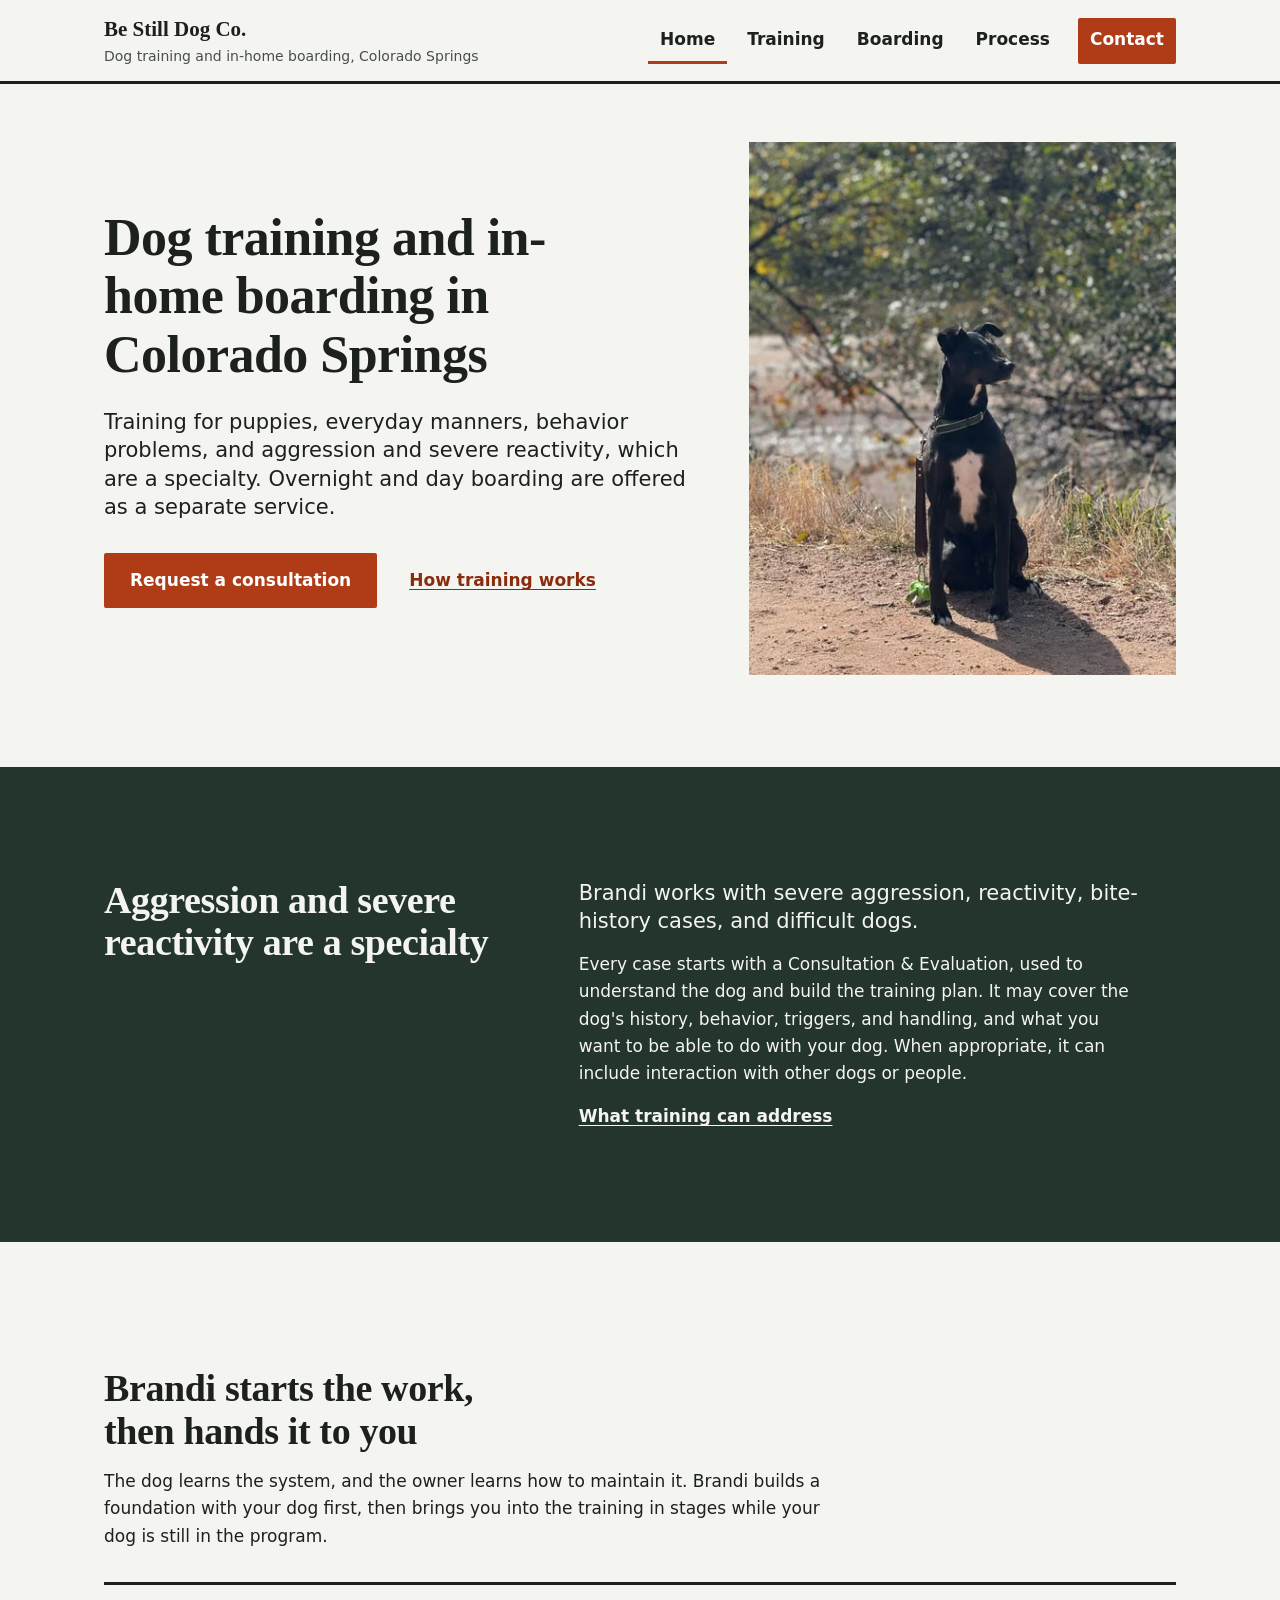
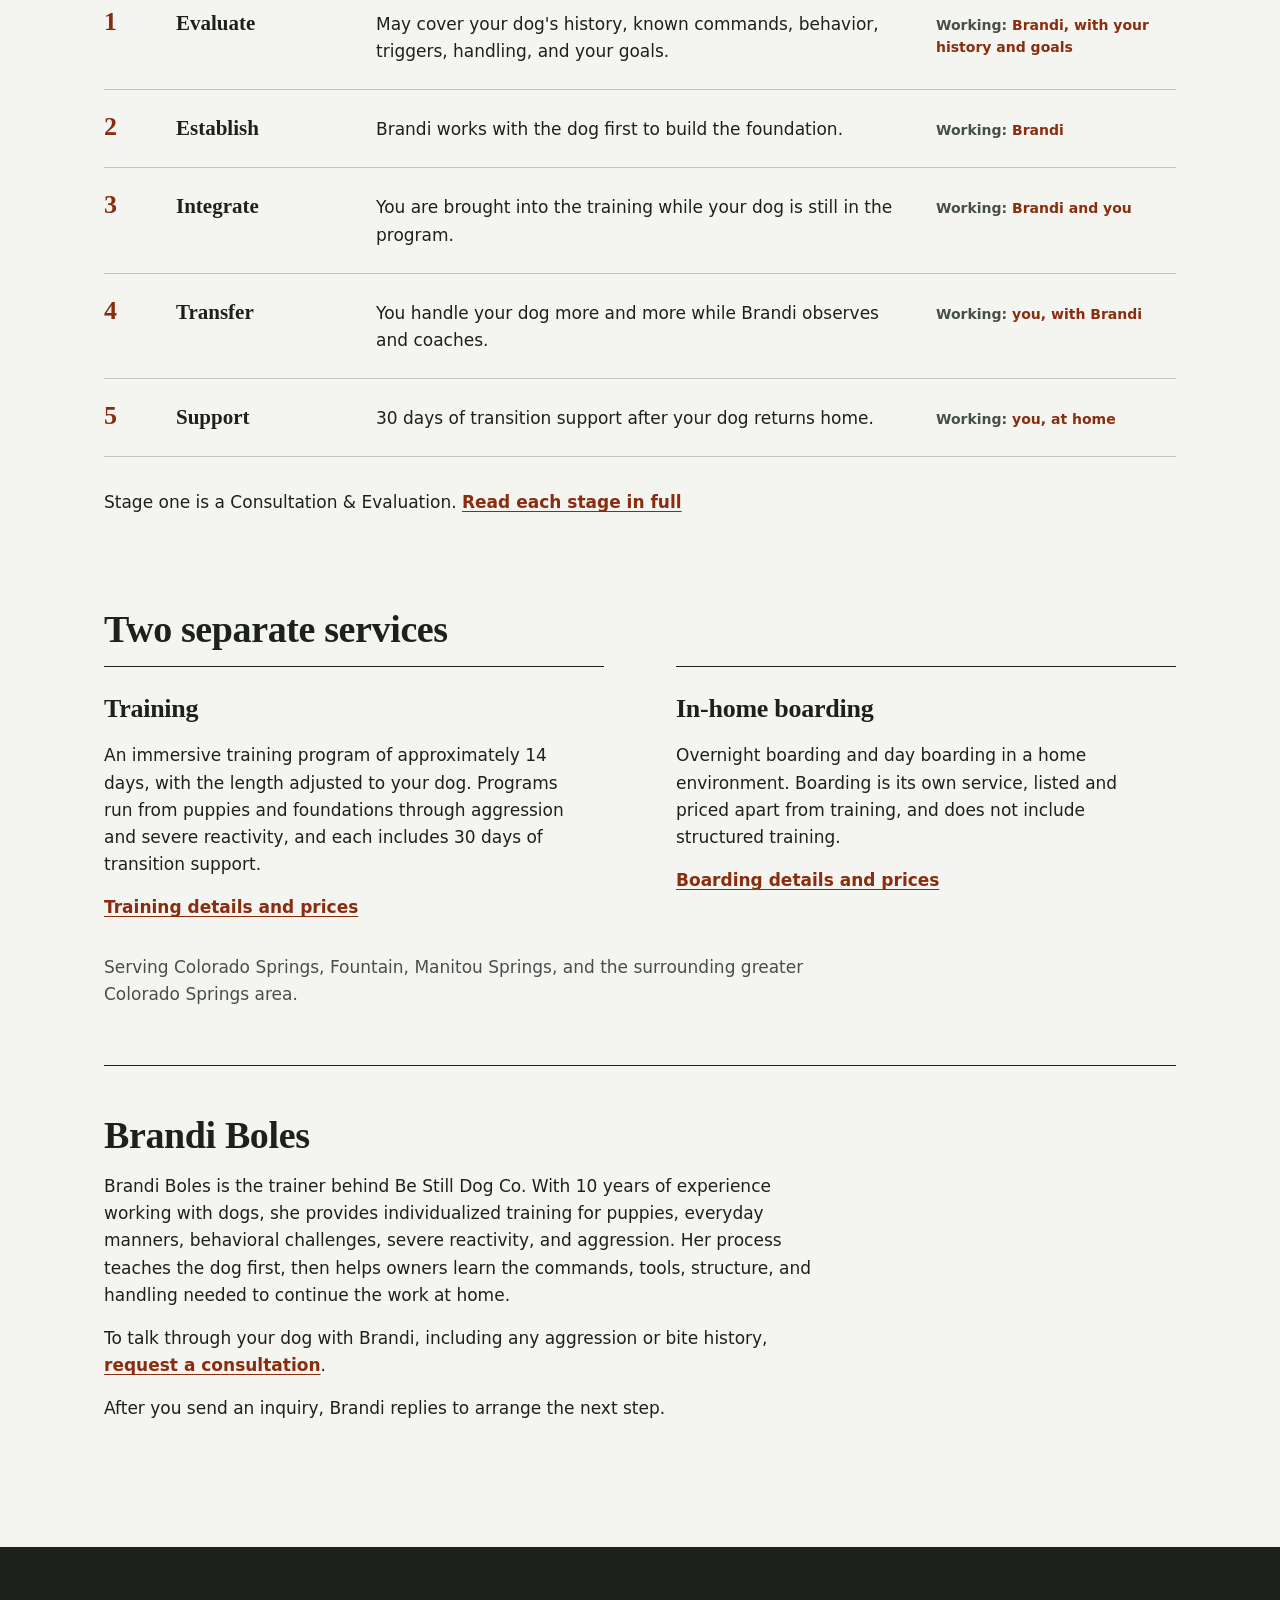
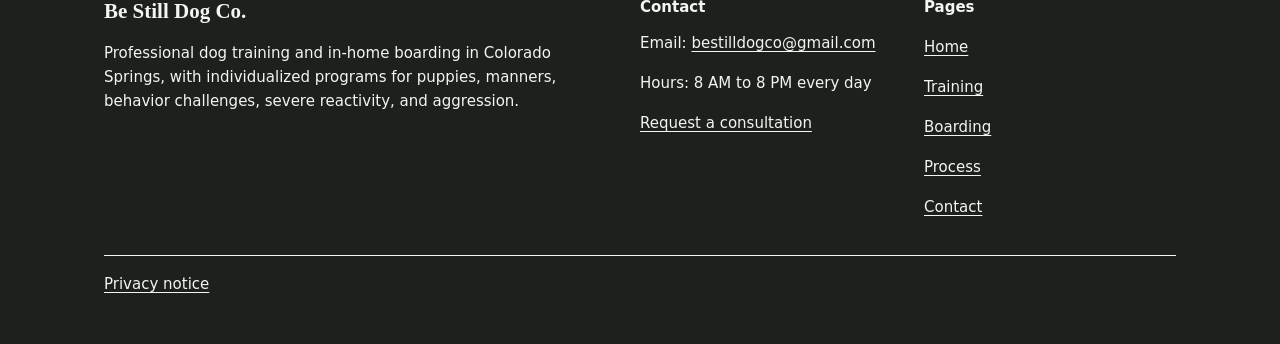
<file: index.html>
<!DOCTYPE html>
<html lang="en">
<head>
  <meta charset="utf-8">
  <meta name="viewport" content="width=device-width, initial-scale=1">
  <title>Dog training and boarding | Be Still Dog Co.</title>
  <meta name="description" content="Dog training and in-home boarding in Colorado Springs. Aggression and severe reactivity are specialties, and the owner is brought into the training before the dog goes home.">
  <link rel="canonical" href="https://bestilldog.co/">
  <meta property="og:type" content="website">
  <meta property="og:site_name" content="Be Still Dog Co.">
  <meta property="og:title" content="Dog training and boarding | Be Still Dog Co.">
  <meta property="og:description" content="Dog training and in-home boarding in Colorado Springs. Aggression and severe reactivity are specialties, and the owner is brought into the training before the dog goes home.">
  <meta property="og:url" content="https://bestilldog.co/">
  <meta property="og:locale" content="en_US">
  <link rel="icon" href="assets/favicon.ico" sizes="16x16 32x32 48x48">
  <link rel="icon" href="assets/favicon.svg" type="image/svg+xml">
  <link rel="apple-touch-icon" href="assets/apple-touch-icon.png">
  <link rel="stylesheet" href="assets/css/site.css">
  <script src="assets/js/site.js" defer></script>
  <script type="application/ld+json">
    {
      "@context": "https://schema.org",
      "@type": "LocalBusiness",
      "name": "Be Still Dog Co.",
      "description": "Professional dog training and in-home boarding in Colorado Springs, with individualized programs for puppies, manners, behavior challenges, severe reactivity, and aggression.",
      "areaServed": [
        { "@type": "City", "name": "Colorado Springs" },
        { "@type": "City", "name": "Fountain" },
        { "@type": "City", "name": "Manitou Springs" }
      ],
      "openingHours": "Mo-Su 08:00-20:00",
      "url": "https://bestilldog.co/"
    }
  </script>
</head>
<body id="top">
  <a class="skip-link" href="#main-content">Skip to main content</a>
  <header class="site-header">
    <div class="wrap header-inner">
      <a class="wordmark" href="index.html">
        <span class="wordmark-name">Be Still Dog Co.</span>
        <span class="wordmark-sub">Dog training and in-home boarding, Colorado Springs</span>
      </a>
      <button class="nav-toggle" type="button" aria-expanded="false" aria-controls="site-nav" hidden>Menu</button>
      <nav id="site-nav" class="site-nav" aria-label="Primary">
        <ul>
          <li><a href="index.html" aria-current="page">Home</a></li>
          <li><a href="training.html">Training</a></li>
          <li><a href="boarding.html">Boarding</a></li>
          <li><a href="process.html">Process</a></li>
          <li><a class="nav-contact" href="contact.html">Contact</a></li>
        </ul>
      </nav>
    </div>
  </header>
  <main id="main-content" tabindex="-1">
    <section class="section section--opener" data-layout="intro" aria-labelledby="page-title">
      <div class="wrap">
        <div class="intro-grid">
          <div>
            <h1 id="page-title">Dog training and in-home boarding in Colorado Springs</h1>
            <p class="lead">Training for puppies, everyday manners, behavior problems, and aggression and severe reactivity, which are a specialty. Overnight and day boarding are offered as a separate service.</p>
            <div class="actions">
              <a class="button" href="contact.html#inquiry">Request a consultation</a>
              <a class="text-link" href="process.html">How training works</a>
            </div>
          </div>
          <figure class="photo photo--portrait">
            <picture>
              <source type="image/avif" srcset="assets/images/home-opening-450.avif 450w, assets/images/home-opening-600.avif 600w, assets/images/home-opening-750.avif 750w, assets/images/home-opening-900.avif 900w, assets/images/home-opening-1200.avif 1200w" sizes="(width >= 72rem) 27rem, (width >= 48rem) 40vw, 100vw">
              <source type="image/webp" srcset="assets/images/home-opening-450.webp 450w, assets/images/home-opening-600.webp 600w, assets/images/home-opening-750.webp 750w, assets/images/home-opening-900.webp 900w, assets/images/home-opening-1200.webp 1200w" sizes="(width >= 72rem) 27rem, (width >= 48rem) 40vw, 100vw">
              <img src="assets/images/home-opening-900.jpg" srcset="assets/images/home-opening-450.jpg 450w, assets/images/home-opening-600.jpg 600w, assets/images/home-opening-750.jpg 750w, assets/images/home-opening-900.jpg 900w, assets/images/home-opening-1200.jpg 1200w" sizes="(width >= 72rem) 27rem, (width >= 48rem) 40vw, 100vw" width="1200" height="1500" fetchpriority="high" alt="A black dog with a white chest sits on a leash on a red dirt trail in front of sunlit shrubs.">
            </picture>
          </figure>
        </div>
      </div>
    </section>

    <section class="section section--field" data-layout="specialty" aria-labelledby="specialty-heading">
      <div class="wrap">
        <div class="specialty-grid">
          <h2 id="specialty-heading">Aggression and severe reactivity are a specialty</h2>
          <div>
            <p class="specialty-statement">Brandi works with severe aggression, reactivity, bite-history cases, and difficult dogs.</p>
            <p>Every case starts with a Consultation &amp; Evaluation, used to understand the dog and build the training plan. It may cover the dog's history, behavior, triggers, and handling, and what you want to be able to do with your dog. When appropriate, it can include interaction with other dogs or people.</p>
            <p><a class="text-link" href="training.html#issues-heading">What training can address</a></p>
          </div>
        </div>
      </div>
    </section>

    <section class="section section--major" data-layout="handoff" aria-labelledby="steps-heading">
      <div class="wrap">
        <div class="section-intro">
          <h2 id="steps-heading">Brandi starts the work, then hands it to you</h2>
          <p>The dog learns the system, and the owner learns how to maintain it. Brandi builds a foundation with your dog first, then brings you into the training in stages while your dog is still in the program.</p>
        </div>
        <ol class="handoff-list">
          <li><span class="step-name">Evaluate</span><span>May cover your dog's history, known commands, behavior, triggers, handling, and your goals.</span><span class="step-who">Working: <span>Brandi, with your history and goals</span></span></li>
          <li><span class="step-name">Establish</span><span>Brandi works with the dog first to build the foundation.</span><span class="step-who">Working: <span>Brandi</span></span></li>
          <li><span class="step-name">Integrate</span><span>You are brought into the training while your dog is still in the program.</span><span class="step-who">Working: <span>Brandi and you</span></span></li>
          <li><span class="step-name">Transfer</span><span>You handle your dog more and more while Brandi observes and coaches.</span><span class="step-who">Working: <span>you, with Brandi</span></span></li>
          <li><span class="step-name">Support</span><span>30 days of transition support after your dog returns home.</span><span class="step-who">Working: <span>you, at home</span></span></li>
        </ol>
        <p>Stage one is a Consultation &amp; Evaluation. <a class="text-link" href="process.html">Read each stage in full</a></p>
      </div>
    </section>

    <section class="section" data-layout="services" aria-labelledby="services-heading">
      <div class="wrap">
        <h2 id="services-heading">Two separate services</h2>
        <div class="ledger">
          <article class="ledger-entry" aria-labelledby="svc-training">
            <h3 id="svc-training">Training</h3>
            <p>An immersive training program of approximately 14 days, with the length adjusted to your dog. Programs run from puppies and foundations through aggression and severe reactivity, and each includes 30 days of transition support.</p>
            <p><a class="text-link" href="training.html">Training details and prices</a></p>
          </article>
          <article class="ledger-entry" aria-labelledby="svc-boarding">
            <h3 id="svc-boarding">In-home boarding</h3>
            <p>Overnight boarding and day boarding in a home environment. Boarding is its own service, listed and priced apart from training, and does not include structured training.</p>
            <p><a class="text-link" href="boarding.html">Boarding details and prices</a></p>
          </article>
        </div>
        <p class="service-area">Serving Colorado Springs, Fountain, Manitou Springs, and the surrounding greater Colorado Springs area.</p>
      </div>
    </section>

    <section class="section section--ruled" data-layout="profile" aria-labelledby="trainer-heading">
      <div class="wrap">
        <div class="measure">
          <h2 id="trainer-heading">Brandi Boles</h2>
          <p class="measure">Brandi Boles is the trainer behind Be Still Dog Co. With 10 years of experience working with dogs, she provides individualized training for puppies, everyday manners, behavioral challenges, severe reactivity, and aggression. Her process teaches the dog first, then helps owners learn the commands, tools, structure, and handling needed to continue the work at home.</p>
          <p class="measure">To talk through your dog with Brandi, including any aggression or bite history, <a class="text-link" href="contact.html#inquiry">request a consultation</a>.</p>
          <p>After you send an inquiry, Brandi replies to arrange the next step.</p>
        </div>
      </div>
    </section>
    <div class="to-top" data-to-top>
      <a class="to-top-link" href="#top"><span aria-hidden="true">&uarr;</span> Back to top</a>
    </div>
  </main>
  <footer class="site-footer">
    <div class="wrap">
      <div class="footer-grid">
        <div>
          <p class="footer-name">Be Still Dog Co.</p>
          <p>Professional dog training and in-home boarding in Colorado Springs, with individualized programs for puppies, manners, behavior challenges, severe reactivity, and aggression.</p>
        </div>
        <div>
          <p class="footer-heading">Contact</p>
          <p>Email: <a href="mailto:bestilldogco@gmail.com">bestilldogco@gmail.com</a></p>
          <p>Hours: 8 AM to 8 PM every day</p>
          <p><a href="contact.html#inquiry">Request a consultation</a></p>
        </div>
        <nav aria-label="Footer">
          <p class="footer-heading">Pages</p>
          <ul class="footer-list">
            <li><a href="index.html">Home</a></li>
            <li><a href="training.html">Training</a></li>
            <li><a href="boarding.html">Boarding</a></li>
            <li><a href="process.html">Process</a></li>
            <li><a href="contact.html">Contact</a></li>
          </ul>
        </nav>
      </div>
      <div class="footer-legal">
        <p><a href="contact.html#privacy">Privacy notice</a></p>
      </div>
    </div>
  </footer>
</body>
</html>
</file>
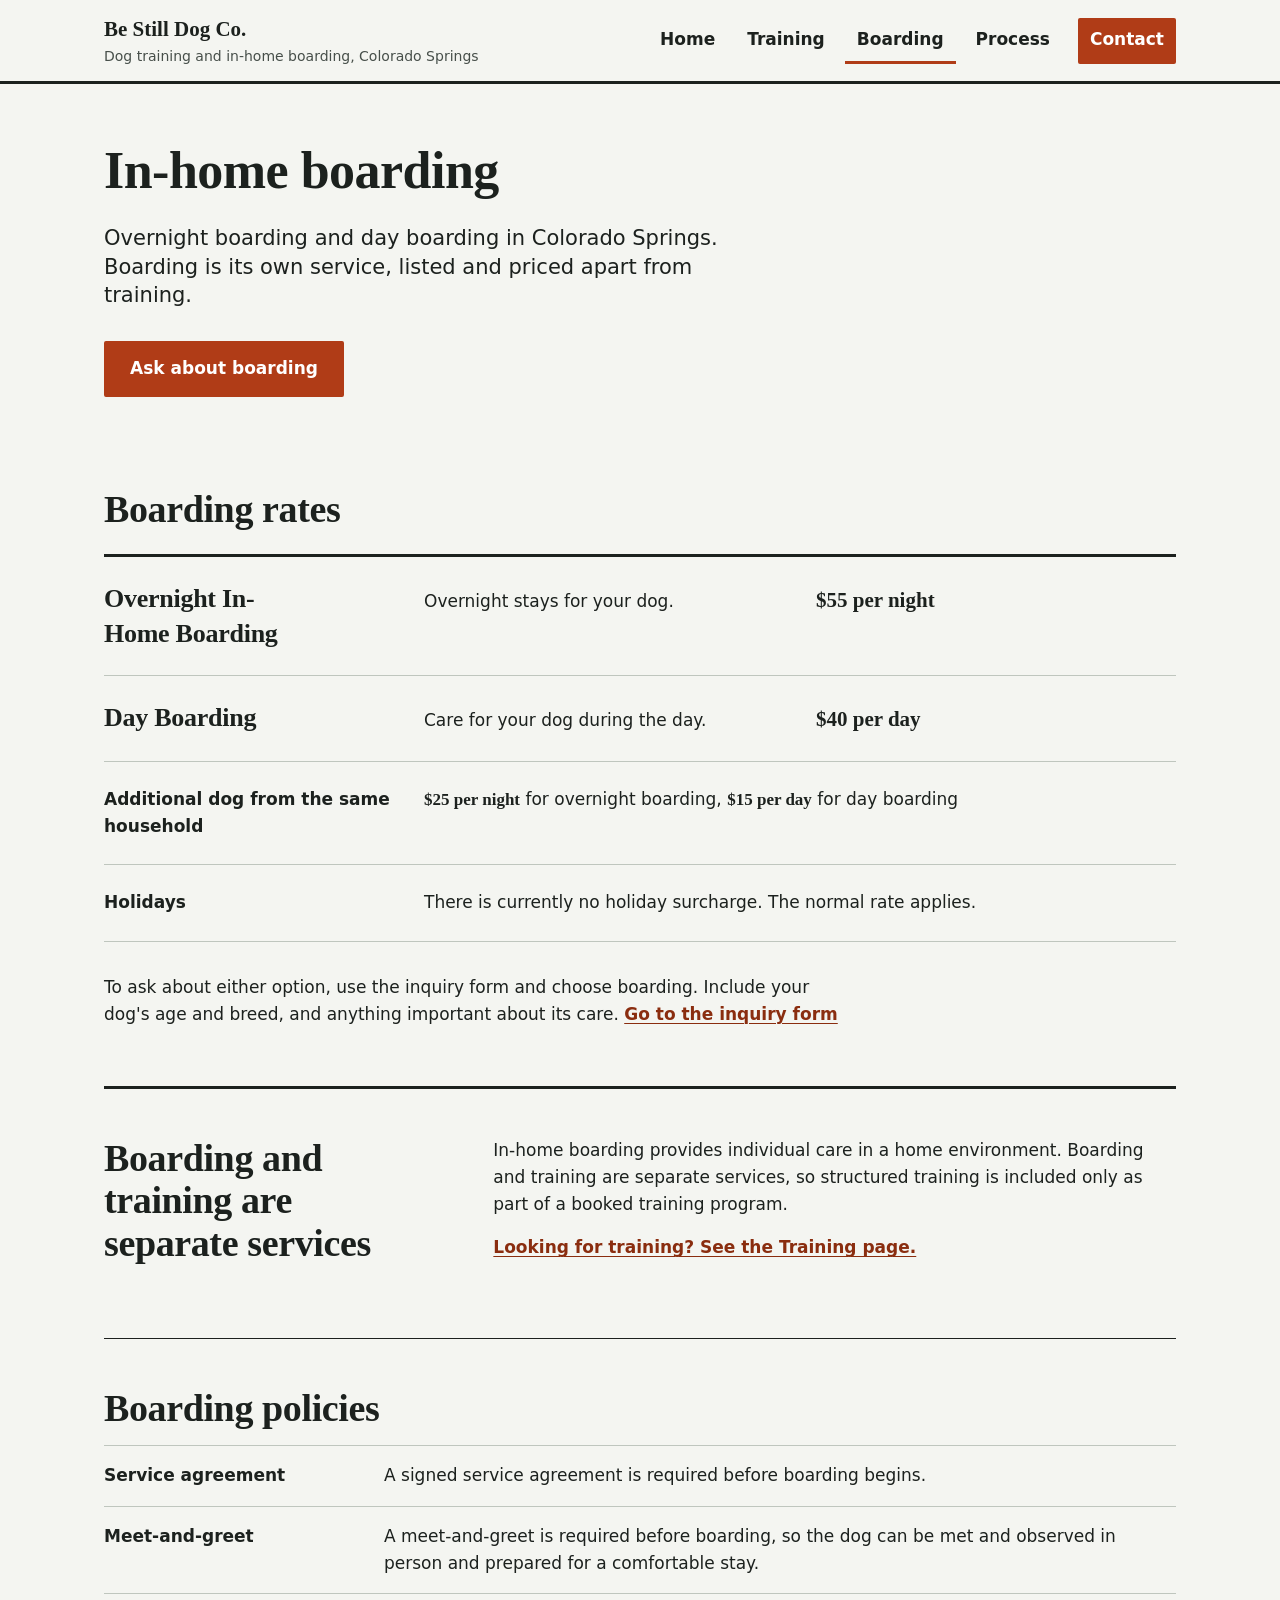
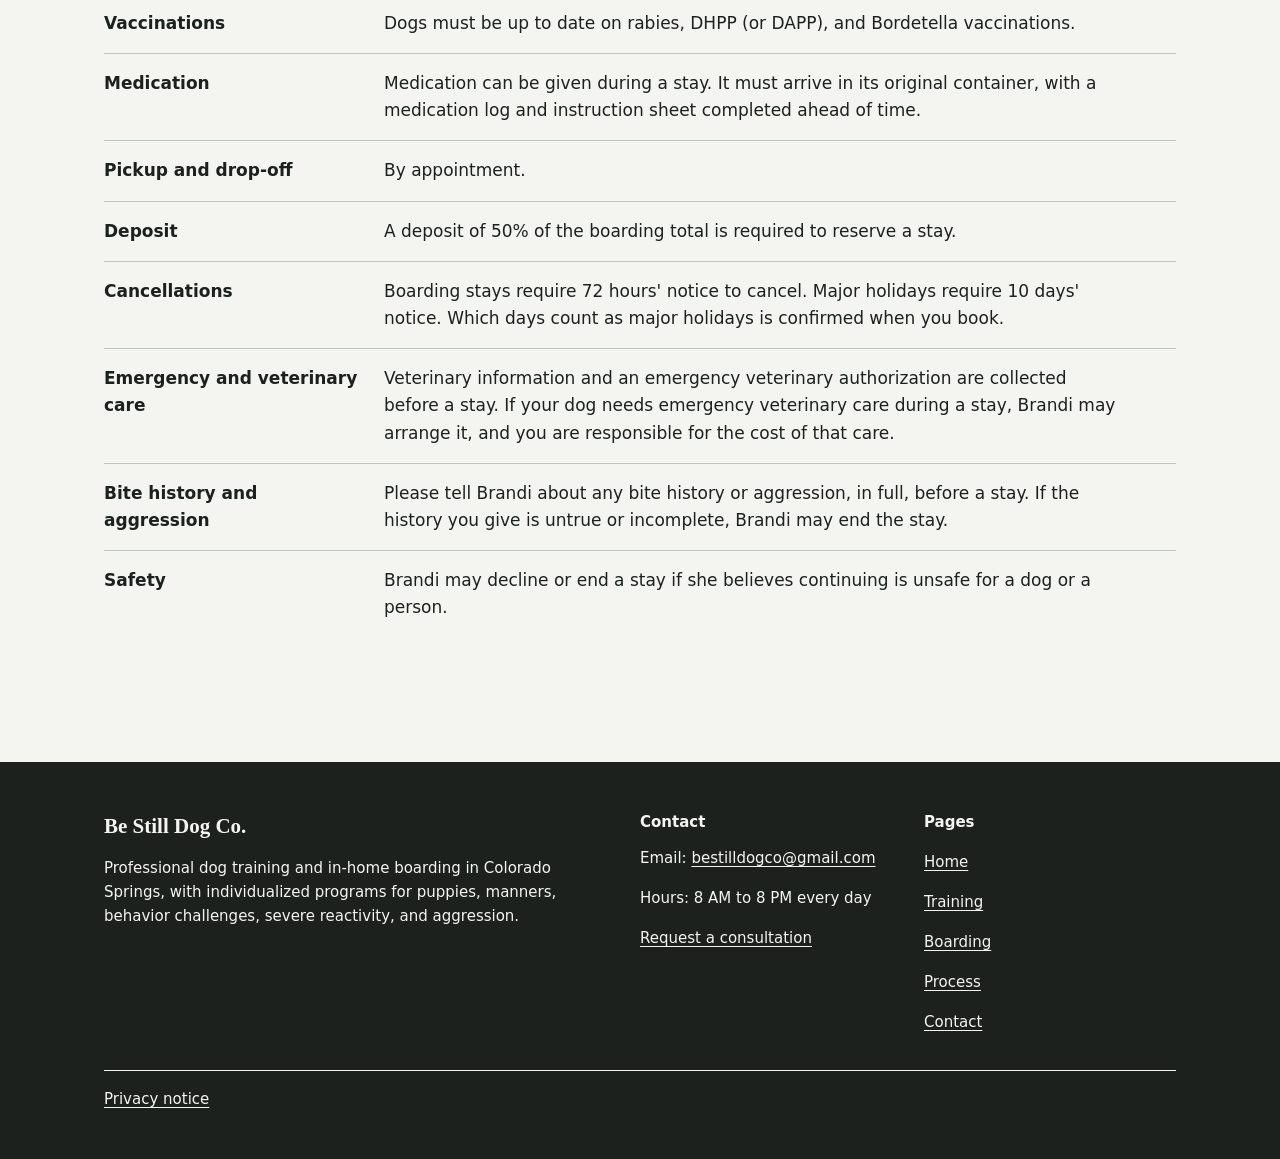
<file: boarding.html>
<!DOCTYPE html>
<html lang="en">
<head>
  <meta charset="utf-8">
  <meta name="viewport" content="width=device-width, initial-scale=1">
  <title>In-home boarding | Be Still Dog Co.</title>
  <meta name="description" content="In-home dog boarding in Colorado Springs: overnight boarding and day boarding or all-day care, offered separately from dog training.">
  <link rel="canonical" href="https://bestilldog.co/boarding.html">
  <meta property="og:type" content="website">
  <meta property="og:site_name" content="Be Still Dog Co.">
  <meta property="og:title" content="In-home boarding | Be Still Dog Co.">
  <meta property="og:description" content="In-home dog boarding in Colorado Springs: overnight boarding and day boarding or all-day care, offered separately from dog training.">
  <meta property="og:url" content="https://bestilldog.co/boarding.html">
  <meta property="og:locale" content="en_US">
  <link rel="icon" href="assets/favicon.ico" sizes="16x16 32x32 48x48">
  <link rel="icon" href="assets/favicon.svg" type="image/svg+xml">
  <link rel="apple-touch-icon" href="assets/apple-touch-icon.png">
  <link rel="stylesheet" href="assets/css/site.css">
  <script src="assets/js/site.js" defer></script>
</head>
<body id="top">
  <a class="skip-link" href="#main-content">Skip to main content</a>
  <header class="site-header">
    <div class="wrap header-inner">
      <a class="wordmark" href="index.html">
        <span class="wordmark-name">Be Still Dog Co.</span>
        <span class="wordmark-sub">Dog training and in-home boarding, Colorado Springs</span>
      </a>
      <button class="nav-toggle" type="button" aria-expanded="false" aria-controls="site-nav" hidden>Menu</button>
      <nav id="site-nav" class="site-nav" aria-label="Primary">
        <ul>
          <li><a href="index.html">Home</a></li>
          <li><a href="training.html">Training</a></li>
          <li><a href="boarding.html" aria-current="page">Boarding</a></li>
          <li><a href="process.html">Process</a></li>
          <li><a class="nav-contact" href="contact.html">Contact</a></li>
        </ul>
      </nav>
    </div>
  </header>
  <main id="main-content" tabindex="-1">
    <section class="section section--opener" data-layout="intro-text" aria-labelledby="page-title">
      <div class="wrap">
        <div class="measure">
          <h1 id="page-title">In-home boarding</h1>
          <p class="lead">Overnight boarding and day boarding in Colorado Springs. Boarding is its own service, listed and priced apart from training.</p>
          <div class="actions">
            <a class="button" href="contact.html#inquiry">Ask about boarding</a>
          </div>
        </div>
      </div>
    </section>

    <section class="section" data-layout="rates" aria-labelledby="boarding-types-heading">
      <div class="wrap">
        <div class="table-head">
          <h2 id="boarding-types-heading">Boarding rates</h2>
        </div>
        <div class="rate-list">
          <div class="rate">
            <h3 id="overnight-heading">Overnight In-Home Boarding</h3>
            <p>Overnight stays for your dog.</p>
            <p><span class="price">$55 per night</span></p>
          </div>
          <div class="rate">
            <h3 id="day-heading">Day Boarding</h3>
            <p>Care for your dog during the day.</p>
            <p><span class="price">$40 per day</span></p>
          </div>
        </div>
        <dl class="policy-list rate-extras">
          <div><dt>Additional dog from the same household</dt><dd><span class="price">$25 per night</span> for overnight boarding, <span class="price">$15 per day</span> for day boarding</dd></div>
          <div><dt>Holidays</dt><dd>There is currently no holiday surcharge. The normal rate applies.</dd></div>
        </dl>
        <p class="rate-note">To ask about either option, use the inquiry form and choose boarding. Include your dog's age and breed, and anything important about its care. <a class="text-link" href="contact.html#inquiry">Go to the inquiry form</a></p>
      </div>
    </section>

    <section class="section section--heavy" data-layout="split" aria-labelledby="separate-heading">
      <div class="wrap">
        <div class="split-grid">
          <h2 id="separate-heading">Boarding and training are separate services</h2>
          <div class="measure">
            <p>In-home boarding provides individual care in a home environment. Boarding and training are separate services, so structured training is included only as part of a booked training program.</p>
            <p><a class="text-link" href="training.html">Looking for training? See the Training page.</a></p>
          </div>
        </div>
      </div>
    </section>

    <section class="section section--ruled" data-layout="notes" aria-labelledby="boarding-policy-heading">
      <div class="wrap">
        <h2 id="boarding-policy-heading">Boarding policies</h2>
        <dl class="policy-list">
          <div><dt>Service agreement</dt><dd>A signed service agreement is required before boarding begins.</dd></div>
          <div><dt>Meet-and-greet</dt><dd>A meet-and-greet is required before boarding, so the dog can be met and observed in person and prepared for a comfortable stay.</dd></div>
          <div><dt>Vaccinations</dt><dd>Dogs must be up to date on rabies, DHPP (or DAPP), and Bordetella vaccinations.</dd></div>
          <div><dt>Medication</dt><dd>Medication can be given during a stay. It must arrive in its original container, with a medication log and instruction sheet completed ahead of time.</dd></div>
          <div><dt>Pickup and drop-off</dt><dd>By appointment.</dd></div>
          <div><dt>Deposit</dt><dd>A deposit of 50% of the boarding total is required to reserve a stay.</dd></div>
          <div><dt>Cancellations</dt><dd>Boarding stays require 72 hours' notice to cancel. Major holidays require 10 days' notice. Which days count as major holidays is confirmed when you book.</dd></div>
          <div><dt>Emergency and veterinary care</dt><dd>Veterinary information and an emergency veterinary authorization are collected before a stay. If your dog needs emergency veterinary care during a stay, Brandi may arrange it, and you are responsible for the cost of that care.</dd></div>
          <div><dt>Bite history and aggression</dt><dd>Please tell Brandi about any bite history or aggression, in full, before a stay. If the history you give is untrue or incomplete, Brandi may end the stay.</dd></div>
          <div><dt>Safety</dt><dd>Brandi may decline or end a stay if she believes continuing is unsafe for a dog or a person.</dd></div>
        </dl>
      </div>
    </section>
    <div class="to-top" data-to-top>
      <a class="to-top-link" href="#top"><span aria-hidden="true">&uarr;</span> Back to top</a>
    </div>
  </main>
  <footer class="site-footer">
    <div class="wrap">
      <div class="footer-grid">
        <div>
          <p class="footer-name">Be Still Dog Co.</p>
          <p>Professional dog training and in-home boarding in Colorado Springs, with individualized programs for puppies, manners, behavior challenges, severe reactivity, and aggression.</p>
        </div>
        <div>
          <p class="footer-heading">Contact</p>
          <p>Email: <a href="mailto:bestilldogco@gmail.com">bestilldogco@gmail.com</a></p>
          <p>Hours: 8 AM to 8 PM every day</p>
          <p><a href="contact.html#inquiry">Request a consultation</a></p>
        </div>
        <nav aria-label="Footer">
          <p class="footer-heading">Pages</p>
          <ul class="footer-list">
            <li><a href="index.html">Home</a></li>
            <li><a href="training.html">Training</a></li>
            <li><a href="boarding.html">Boarding</a></li>
            <li><a href="process.html">Process</a></li>
            <li><a href="contact.html">Contact</a></li>
          </ul>
        </nav>
      </div>
      <div class="footer-legal">
        <p><a href="contact.html#privacy">Privacy notice</a></p>
      </div>
    </div>
  </footer>
</body>
</html>
</file>
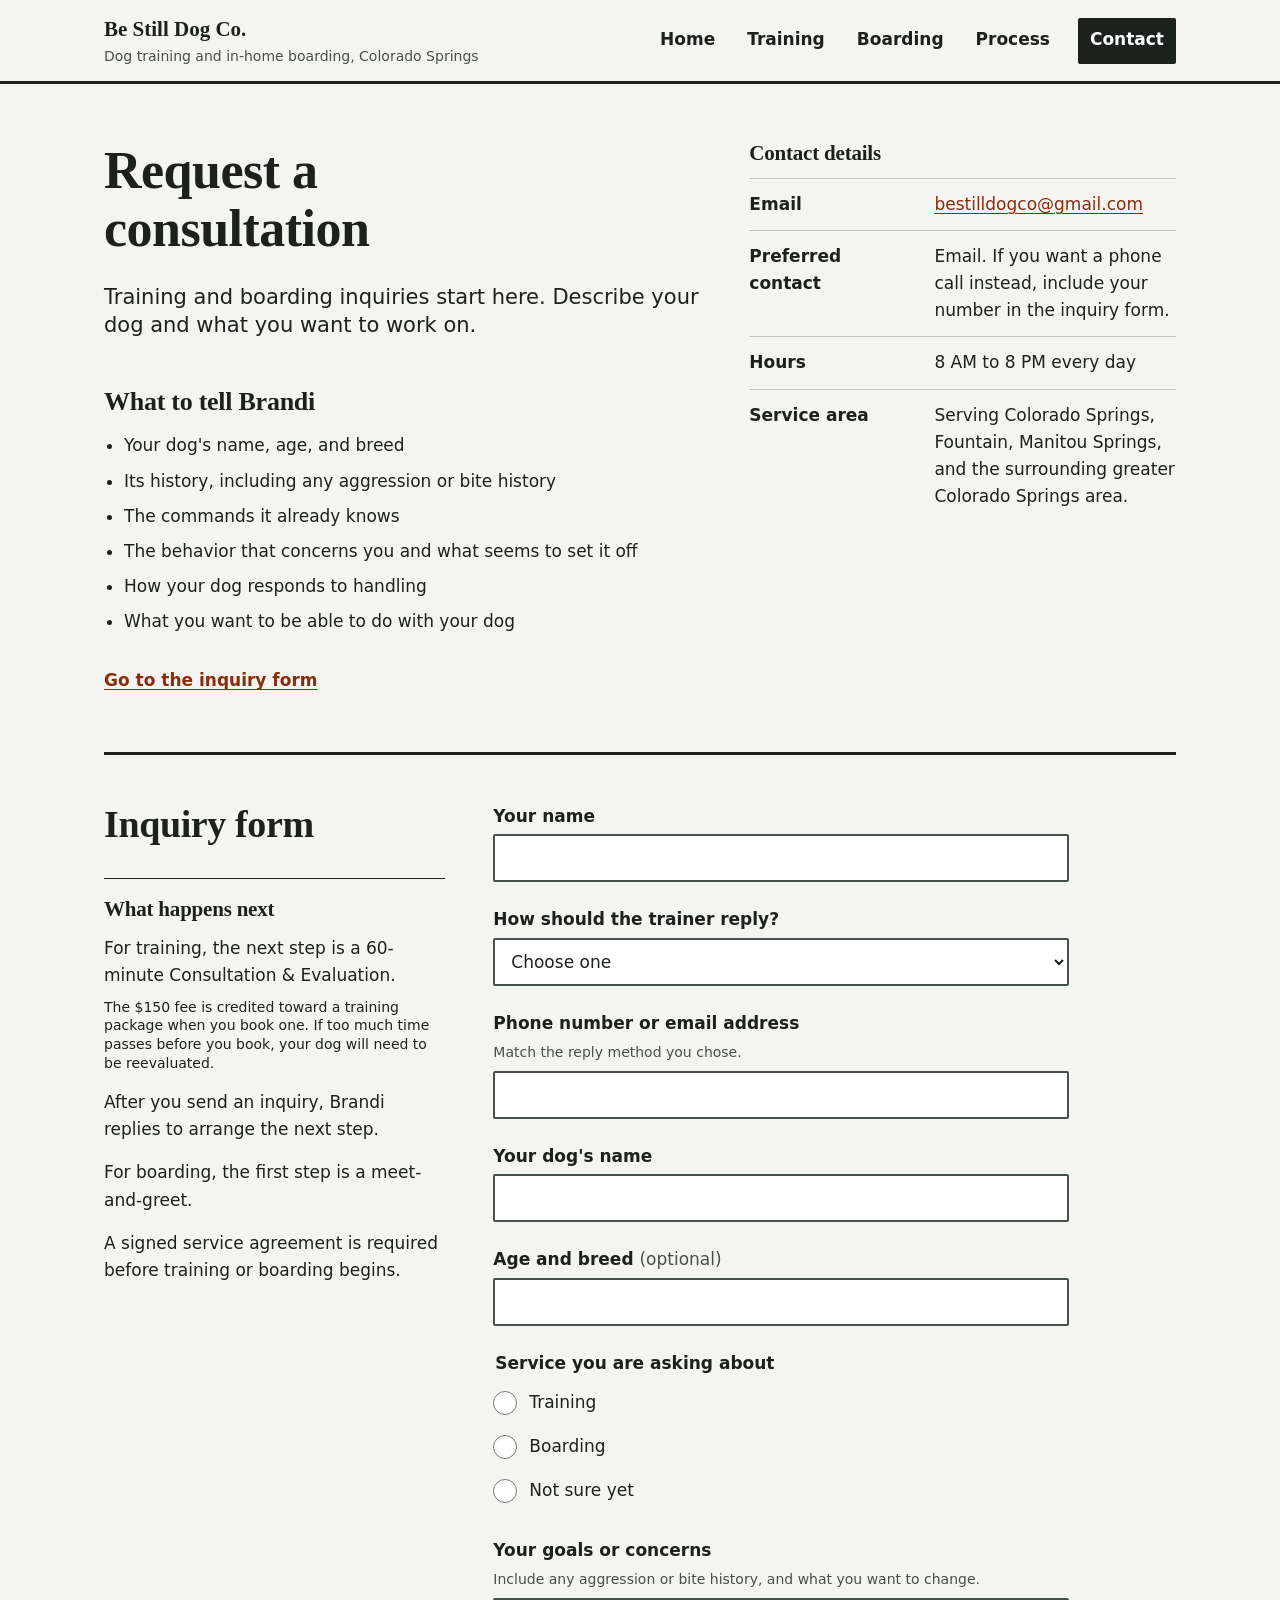
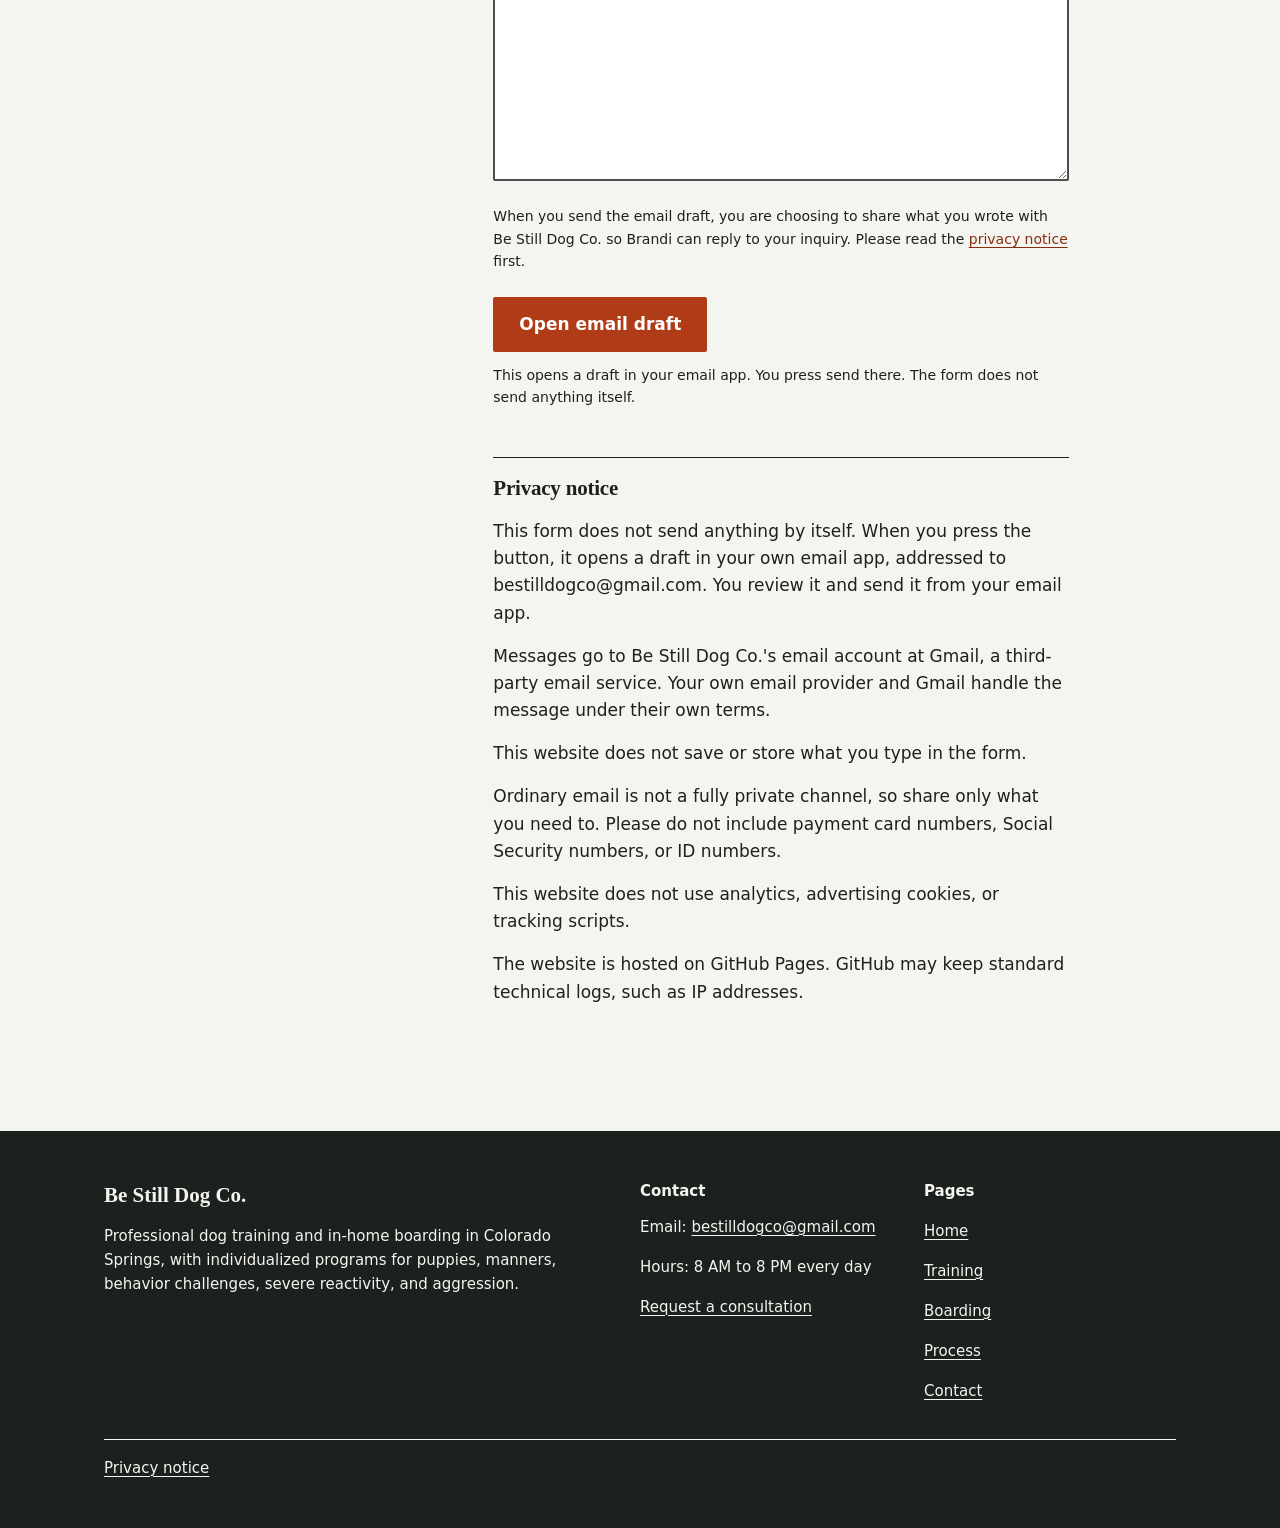
<file: contact.html>
<!DOCTYPE html>
<html lang="en">
<head>
  <meta charset="utf-8">
  <meta name="viewport" content="width=device-width, initial-scale=1">
  <title>Request a consultation | Be Still Dog Co.</title>
  <meta name="description" content="Contact Brandi Boles about dog training or in-home boarding in Colorado Springs. Describe your dog, your goals, and any aggression or bite history.">
  <link rel="canonical" href="https://bestilldog.co/contact.html">
  <meta property="og:type" content="website">
  <meta property="og:site_name" content="Be Still Dog Co.">
  <meta property="og:title" content="Request a consultation | Be Still Dog Co.">
  <meta property="og:description" content="Contact Brandi Boles about dog training or in-home boarding in Colorado Springs. Describe your dog, your goals, and any aggression or bite history.">
  <meta property="og:url" content="https://bestilldog.co/contact.html">
  <meta property="og:locale" content="en_US">
  <link rel="icon" href="assets/favicon.ico" sizes="16x16 32x32 48x48">
  <link rel="icon" href="assets/favicon.svg" type="image/svg+xml">
  <link rel="apple-touch-icon" href="assets/apple-touch-icon.png">
  <link rel="stylesheet" href="assets/css/site.css">
  <script src="assets/js/site.js" defer></script>
</head>
<body id="top">
  <a class="skip-link" href="#main-content">Skip to main content</a>
  <header class="site-header">
    <div class="wrap header-inner">
      <a class="wordmark" href="index.html">
        <span class="wordmark-name">Be Still Dog Co.</span>
        <span class="wordmark-sub">Dog training and in-home boarding, Colorado Springs</span>
      </a>
      <button class="nav-toggle" type="button" aria-expanded="false" aria-controls="site-nav" hidden>Menu</button>
      <nav id="site-nav" class="site-nav" aria-label="Primary">
        <ul>
          <li><a href="index.html">Home</a></li>
          <li><a href="training.html">Training</a></li>
          <li><a href="boarding.html">Boarding</a></li>
          <li><a href="process.html">Process</a></li>
          <li><a class="nav-contact" href="contact.html" aria-current="page">Contact</a></li>
        </ul>
      </nav>
    </div>
  </header>
  <main id="main-content" tabindex="-1">
    <section class="section section--opener" data-layout="intro-contact" aria-labelledby="page-title">
      <div class="wrap">
        <div class="opener-grid">
          <div>
            <h1 id="page-title">Request a consultation</h1>
            <p class="lead">Training and boarding inquiries start here. Describe your dog and what you want to work on.</p>
            <h2 id="share-heading" class="opener-subhead">What to tell Brandi</h2>
            <ul class="check-list">
              <li>Your dog's name, age, and breed</li>
              <li>Its history, including any aggression or bite history</li>
              <li>The commands it already knows</li>
              <li>The behavior that concerns you and what seems to set it off</li>
              <li>How your dog responds to handling</li>
              <li>What you want to be able to do with your dog</li>
            </ul>
            <p class="actions"><a class="text-link" href="#inquiry">Go to the inquiry form</a></p>
          </div>
          <div class="opener-aside">
            <h2 id="details-heading">Contact details</h2>
            <dl class="policy-list">
              <div><dt>Email</dt><dd><a href="mailto:bestilldogco@gmail.com">bestilldogco@gmail.com</a></dd></div>
              <div><dt>Preferred contact</dt><dd>Email. If you want a phone call instead, include your number in the inquiry form.</dd></div>
              <div><dt>Hours</dt><dd>8 AM to 8 PM every day</dd></div>
              <div><dt>Service area</dt><dd>Serving Colorado Springs, Fountain, Manitou Springs, and the surrounding greater Colorado Springs area.</dd></div>
            </dl>
          </div>
        </div>
      </div>
    </section>

    <section class="section section--heavy" data-layout="form" id="inquiry" aria-labelledby="form-heading">
      <div class="wrap">
        <div class="form-grid">
          <div class="form-aside">
            <h2 id="form-heading">Inquiry form</h2>
            <div class="next-step" aria-labelledby="next-heading" role="group">
              <h3 class="next-step-heading" id="next-heading">What happens next</h3>
              <p data-next-step="training">For training, the next step is a 60-minute Consultation &amp; Evaluation. <span class="price-note">The $150 fee is credited toward a training package when you book one. If too much time passes before you book, your dog will need to be reevaluated.</span></p>
              <p>After you send an inquiry, Brandi replies to arrange the next step.</p>
              <p data-next-step="boarding">For boarding, the first step is a meet-and-greet.</p>
              <p>A signed service agreement is required before training or boarding begins.</p>
            </div>
          </div>
          <div>
            <form class="inquiry-form" data-inquiry-form action="mailto:bestilldogco@gmail.com" method="post" enctype="text/plain" aria-labelledby="form-heading">
              <div class="form-errors" id="form-errors" tabindex="-1" hidden>
                <h3>Please check these answers</h3>
                <ul></ul>
              </div>

              <div class="field">
                <label for="owner-name">Your name</label>
                <input type="text" id="owner-name" name="owner_name" autocomplete="name" required aria-describedby="owner-name-error">
                <p class="field-error" id="owner-name-error" hidden></p>
              </div>

              <div class="field">
                <label for="reply-method">How should the trainer reply?</label>
                <select id="reply-method" name="reply_method" required aria-describedby="reply-method-error">
                  <option value="">Choose one</option>
                  <option value="phone">Phone call</option>
                  <option value="email">Email</option>
                </select>
                <p class="field-error" id="reply-method-error" hidden></p>
              </div>

              <div class="field">
                <label for="reply-contact">Phone number or email address</label>
                <span class="hint" id="reply-contact-hint">Match the reply method you chose.</span>
                <input type="text" id="reply-contact" name="reply_contact" required aria-describedby="reply-contact-hint reply-contact-error">
                <p class="field-error" id="reply-contact-error" hidden></p>
              </div>

              <div class="field">
                <label for="dog-name">Your dog's name</label>
                <input type="text" id="dog-name" name="dog_name" required aria-describedby="dog-name-error">
                <p class="field-error" id="dog-name-error" hidden></p>
              </div>

              <div class="field">
                <label for="dog-details">Age and breed <span class="optional">(optional)</span></label>
                <input type="text" id="dog-details" name="dog_details">
              </div>

              <div class="field">
                <fieldset id="service-group" aria-describedby="service-group-error">
                  <legend>Service you are asking about</legend>
                  <div class="choice"><input type="radio" id="service-training" name="service" value="training" required><label for="service-training">Training</label></div>
                  <div class="choice"><input type="radio" id="service-boarding" name="service" value="boarding"><label for="service-boarding">Boarding</label></div>
                  <div class="choice"><input type="radio" id="service-unsure" name="service" value="not-sure"><label for="service-unsure">Not sure yet</label></div>
                </fieldset>
                <p class="field-error" id="service-group-error" hidden></p>
              </div>

              <div class="field">
                <label for="details">Your goals or concerns</label>
                <span class="hint" id="details-hint">Include any aggression or bite history, and what you want to change.</span>
                <textarea id="details" name="details" rows="6" required aria-describedby="details-hint details-error"></textarea>
                <p class="field-error" id="details-error" hidden></p>
              </div>

              <p class="consent-line">When you send the email draft, you are choosing to share what you wrote with Be Still Dog Co. so Brandi can reply to your inquiry. Please read the <a href="#privacy">privacy notice</a> first.</p>

              <div class="submit-row">
                <button class="button" type="submit">Open email draft</button>
                <p class="submit-note no-js-only">Without JavaScript, your browser may still try to open your email app. If nothing opens, write to <a href="mailto:bestilldogco@gmail.com">bestilldogco@gmail.com</a> and include the same details.</p>
                <p class="submit-note js-only">This opens a draft in your email app. You press send there. The form does not send anything itself.</p>
              </div>

              <div class="form-status" id="form-status" role="status" tabindex="-1"></div>

              <div class="mail-fallback" id="mail-fallback" hidden><p>Copy the text below and email it to <a href="mailto:bestilldogco@gmail.com">bestilldogco@gmail.com</a>.</p><label for="mail-fallback-text">Your inquiry text</label><textarea id="mail-fallback-text" readonly rows="10"></textarea></div>
            </form>

            <section class="privacy-notice" id="privacy" aria-labelledby="privacy-heading">
              <h3 id="privacy-heading">Privacy notice</h3>
              <p>This form does not send anything by itself. When you press the button, it opens a draft in your own email app, addressed to bestilldogco@gmail.com. You review it and send it from your email app.</p>
              <p>Messages go to Be Still Dog Co.'s email account at Gmail, a third-party email service. Your own email provider and Gmail handle the message under their own terms.</p>
              <p>This website does not save or store what you type in the form.</p>
              <p>Ordinary email is not a fully private channel, so share only what you need to. Please do not include payment card numbers, Social Security numbers, or ID numbers.</p>
              <p>This website does not use analytics, advertising cookies, or tracking scripts.</p>
              <p>The website is hosted on GitHub Pages. GitHub may keep standard technical logs, such as IP addresses.</p>
            </section>
          </div>
        </div>
      </div>
    </section>
    <div class="to-top" data-to-top>
      <a class="to-top-link" href="#top"><span aria-hidden="true">&uarr;</span> Back to top</a>
    </div>
  </main>
  <footer class="site-footer">
    <div class="wrap">
      <div class="footer-grid">
        <div>
          <p class="footer-name">Be Still Dog Co.</p>
          <p>Professional dog training and in-home boarding in Colorado Springs, with individualized programs for puppies, manners, behavior challenges, severe reactivity, and aggression.</p>
        </div>
        <div>
          <p class="footer-heading">Contact</p>
          <p>Email: <a href="mailto:bestilldogco@gmail.com">bestilldogco@gmail.com</a></p>
          <p>Hours: 8 AM to 8 PM every day</p>
          <p><a href="contact.html#inquiry">Request a consultation</a></p>
        </div>
        <nav aria-label="Footer">
          <p class="footer-heading">Pages</p>
          <ul class="footer-list">
            <li><a href="index.html">Home</a></li>
            <li><a href="training.html">Training</a></li>
            <li><a href="boarding.html">Boarding</a></li>
            <li><a href="process.html">Process</a></li>
            <li><a href="contact.html">Contact</a></li>
          </ul>
        </nav>
      </div>
      <div class="footer-legal">
        <p><a href="contact.html#privacy">Privacy notice</a></p>
      </div>
    </div>
  </footer>
</body>
</html>
</file>
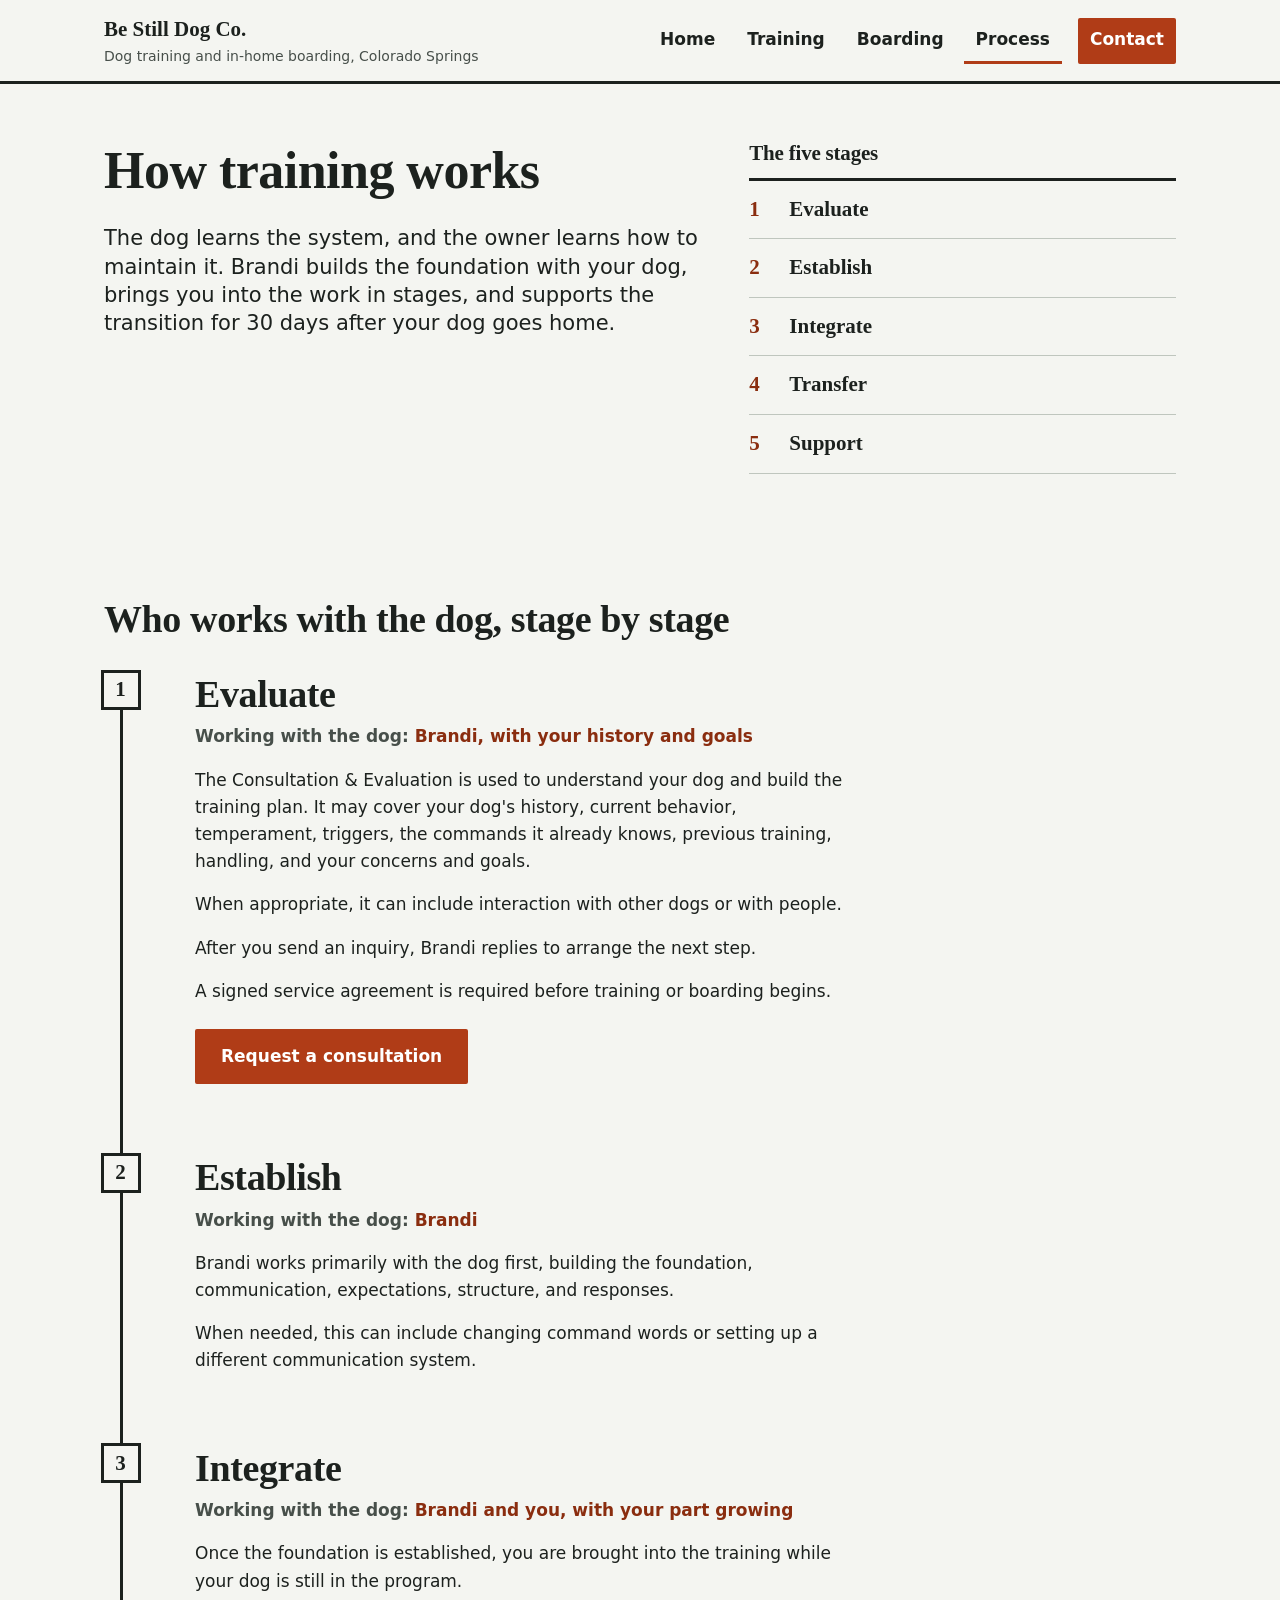
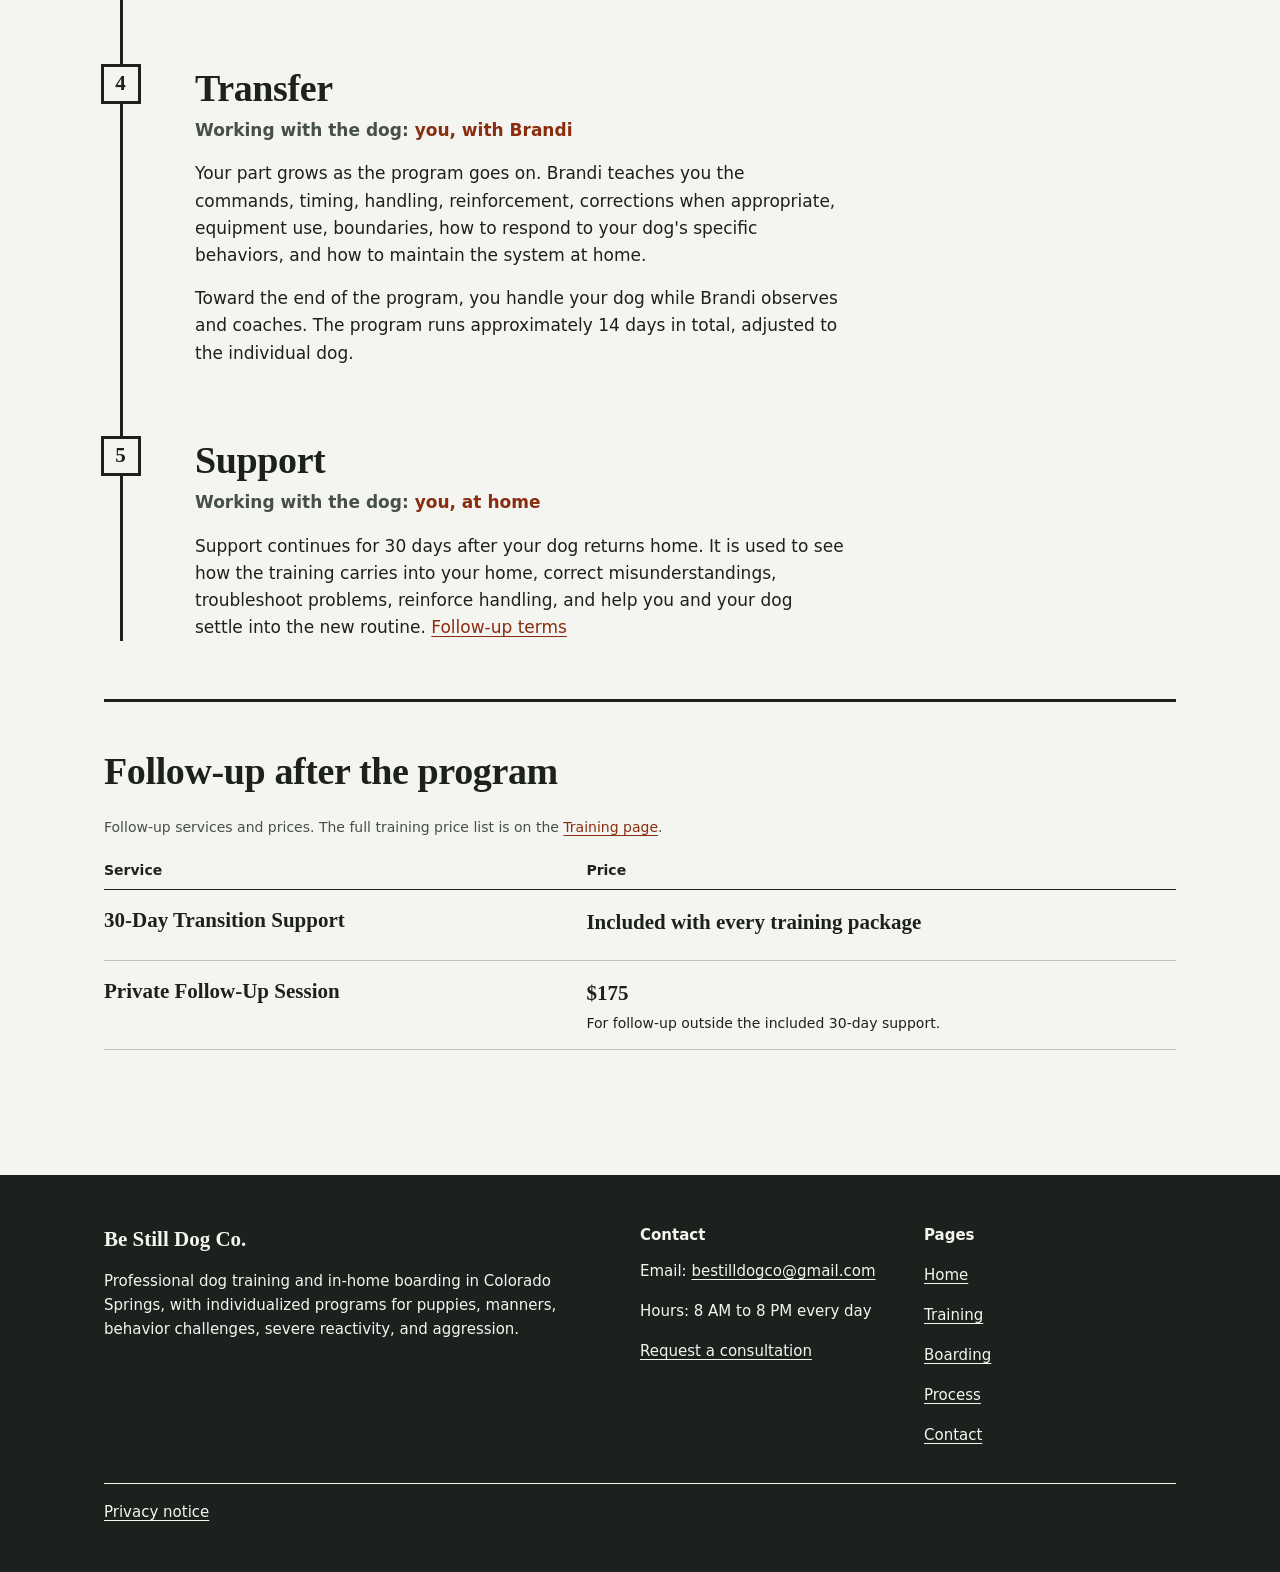
<file: process.html>
<!DOCTYPE html>
<html lang="en">
<head>
  <meta charset="utf-8">
  <meta name="viewport" content="width=device-width, initial-scale=1">
  <title>How training works | Be Still Dog Co.</title>
  <meta name="description" content="The training process in five stages: evaluate, establish, integrate, transfer, and support, with 30 days of transition support after the dog returns home.">
  <link rel="canonical" href="https://bestilldog.co/process.html">
  <meta property="og:type" content="website">
  <meta property="og:site_name" content="Be Still Dog Co.">
  <meta property="og:title" content="How training works | Be Still Dog Co.">
  <meta property="og:description" content="The training process in five stages: evaluate, establish, integrate, transfer, and support, with 30 days of transition support after the dog returns home.">
  <meta property="og:url" content="https://bestilldog.co/process.html">
  <meta property="og:locale" content="en_US">
  <link rel="icon" href="assets/favicon.ico" sizes="16x16 32x32 48x48">
  <link rel="icon" href="assets/favicon.svg" type="image/svg+xml">
  <link rel="apple-touch-icon" href="assets/apple-touch-icon.png">
  <link rel="stylesheet" href="assets/css/site.css">
  <script src="assets/js/site.js" defer></script>
</head>
<body id="top">
  <a class="skip-link" href="#main-content">Skip to main content</a>
  <header class="site-header">
    <div class="wrap header-inner">
      <a class="wordmark" href="index.html">
        <span class="wordmark-name">Be Still Dog Co.</span>
        <span class="wordmark-sub">Dog training and in-home boarding, Colorado Springs</span>
      </a>
      <button class="nav-toggle" type="button" aria-expanded="false" aria-controls="site-nav" hidden>Menu</button>
      <nav id="site-nav" class="site-nav" aria-label="Primary">
        <ul>
          <li><a href="index.html">Home</a></li>
          <li><a href="training.html">Training</a></li>
          <li><a href="boarding.html">Boarding</a></li>
          <li><a href="process.html" aria-current="page">Process</a></li>
          <li><a class="nav-contact" href="contact.html">Contact</a></li>
        </ul>
      </nav>
    </div>
  </header>
  <main id="main-content" tabindex="-1">
    <section class="section section--opener" data-layout="intro-index" aria-labelledby="page-title">
      <div class="wrap">
        <div class="opener-grid">
          <div>
            <h1 id="page-title">How training works</h1>
            <p class="lead">The dog learns the system, and the owner learns how to maintain it. Brandi builds the foundation with your dog, brings you into the work in stages, and supports the transition for 30 days after your dog goes home.</p>
          </div>
          <nav class="opener-aside" aria-labelledby="stage-index-heading">
            <h2 id="stage-index-heading">The five stages</h2>
            <ol class="stage-index">
              <li><a href="#stage-evaluate">Evaluate</a></li>
              <li><a href="#stage-establish">Establish</a></li>
              <li><a href="#stage-integrate">Integrate</a></li>
              <li><a href="#stage-transfer">Transfer</a></li>
              <li><a href="#stage-support">Support</a></li>
            </ol>
          </nav>
        </div>
      </div>
    </section>

    <section class="section section--major" data-layout="sequence" aria-labelledby="stages-heading">
      <div class="wrap">
        <h2 id="stages-heading" class="section-intro">Who works with the dog, stage by stage</h2>
        <ol class="sequence">
          <li class="stage">
            <div>
              <h3 id="stage-evaluate">Evaluate</h3>
              <p class="stage-hands">Working with the dog: <span>Brandi, with your history and goals</span></p>
              <p>The Consultation &amp; Evaluation is used to understand your dog and build the training plan. It may cover your dog's history, current behavior, temperament, triggers, the commands it already knows, previous training, handling, and your concerns and goals.</p>
              <p>When appropriate, it can include interaction with other dogs or with people.</p>
              <p>After you send an inquiry, Brandi replies to arrange the next step.</p>
              <p>A signed service agreement is required before training or boarding begins.</p>
              <div class="actions">
                <a class="button" href="contact.html#inquiry">Request a consultation</a>
              </div>
            </div>
          </li>
          <li class="stage">
            <div>
              <h3 id="stage-establish">Establish</h3>
              <p class="stage-hands">Working with the dog: <span>Brandi</span></p>
              <p>Brandi works primarily with the dog first, building the foundation, communication, expectations, structure, and responses.</p>
              <p>When needed, this can include changing command words or setting up a different communication system.</p>
            </div>
          </li>
          <li class="stage">
            <div>
              <h3 id="stage-integrate">Integrate</h3>
              <p class="stage-hands">Working with the dog: <span>Brandi and you, with your part growing</span></p>
              <p>Once the foundation is established, you are brought into the training while your dog is still in the program.</p>
            </div>
          </li>
          <li class="stage">
            <div>
              <h3 id="stage-transfer">Transfer</h3>
              <p class="stage-hands">Working with the dog: <span>you, with Brandi</span></p>
              <p>Your part grows as the program goes on. Brandi teaches you the commands, timing, handling, reinforcement, corrections when appropriate, equipment use, boundaries, how to respond to your dog's specific behaviors, and how to maintain the system at home.</p>
              <p>Toward the end of the program, you handle your dog while Brandi observes and coaches. The program runs approximately 14 days in total, adjusted to the individual dog.</p>
            </div>
          </li>
          <li class="stage">
            <div>
              <h3 id="stage-support">Support</h3>
              <p class="stage-hands">Working with the dog: <span>you, at home</span></p>
              <p>Support continues for 30 days after your dog returns home. It is used to see how the training carries into your home, correct misunderstandings, troubleshoot problems, reinforce handling, and help you and your dog settle into the new routine. <a href="#follow-up">Follow-up terms</a></p>
            </div>
          </li>
        </ol>
      </div>
    </section>

    <section class="section section--heavy" data-layout="table" id="follow-up" aria-labelledby="follow-heading">
      <div class="wrap">
        <div class="table-head">
          <h2 id="follow-heading">Follow-up after the program</h2>
        </div>
        <table class="price-table">
          <caption>Follow-up services and prices. The full training price list is on the <a href="training.html#training-prices">Training page</a>.</caption>
          <thead>
            <tr><th scope="col">Service</th><th scope="col">Price</th></tr>
          </thead>
          <tbody>
            <tr><th scope="row">30-Day Transition Support</th><td><span class="price">Included with every training package</span></td></tr>
            <tr><th scope="row">Private Follow-Up Session</th><td><span class="price">$175</span> <span class="price-note">For follow-up outside the included 30-day support.</span></td></tr>
          </tbody>
        </table>
      </div>
    </section>
    <div class="to-top" data-to-top>
      <a class="to-top-link" href="#top"><span aria-hidden="true">&uarr;</span> Back to top</a>
    </div>
  </main>
  <footer class="site-footer">
    <div class="wrap">
      <div class="footer-grid">
        <div>
          <p class="footer-name">Be Still Dog Co.</p>
          <p>Professional dog training and in-home boarding in Colorado Springs, with individualized programs for puppies, manners, behavior challenges, severe reactivity, and aggression.</p>
        </div>
        <div>
          <p class="footer-heading">Contact</p>
          <p>Email: <a href="mailto:bestilldogco@gmail.com">bestilldogco@gmail.com</a></p>
          <p>Hours: 8 AM to 8 PM every day</p>
          <p><a href="contact.html#inquiry">Request a consultation</a></p>
        </div>
        <nav aria-label="Footer">
          <p class="footer-heading">Pages</p>
          <ul class="footer-list">
            <li><a href="index.html">Home</a></li>
            <li><a href="training.html">Training</a></li>
            <li><a href="boarding.html">Boarding</a></li>
            <li><a href="process.html">Process</a></li>
            <li><a href="contact.html">Contact</a></li>
          </ul>
        </nav>
      </div>
      <div class="footer-legal">
        <p><a href="contact.html#privacy">Privacy notice</a></p>
      </div>
    </div>
  </footer>
</body>
</html>
</file>
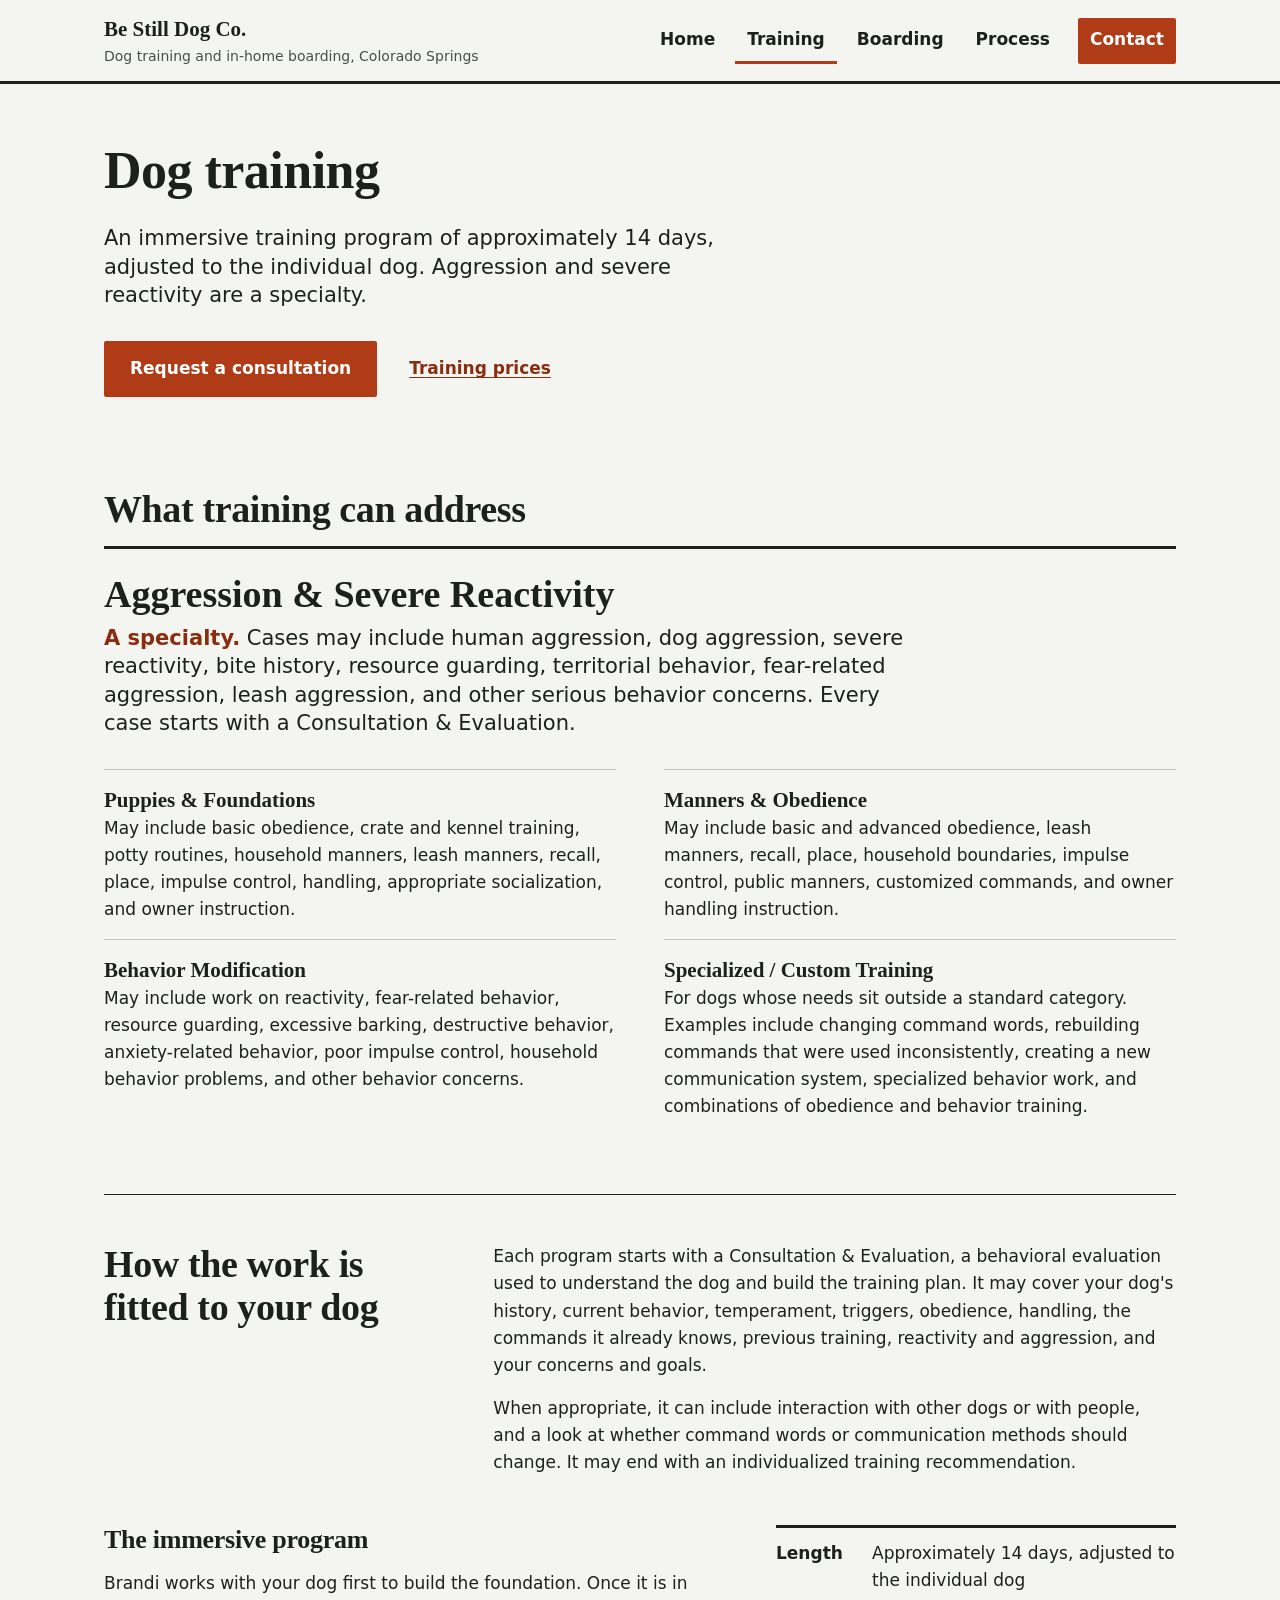
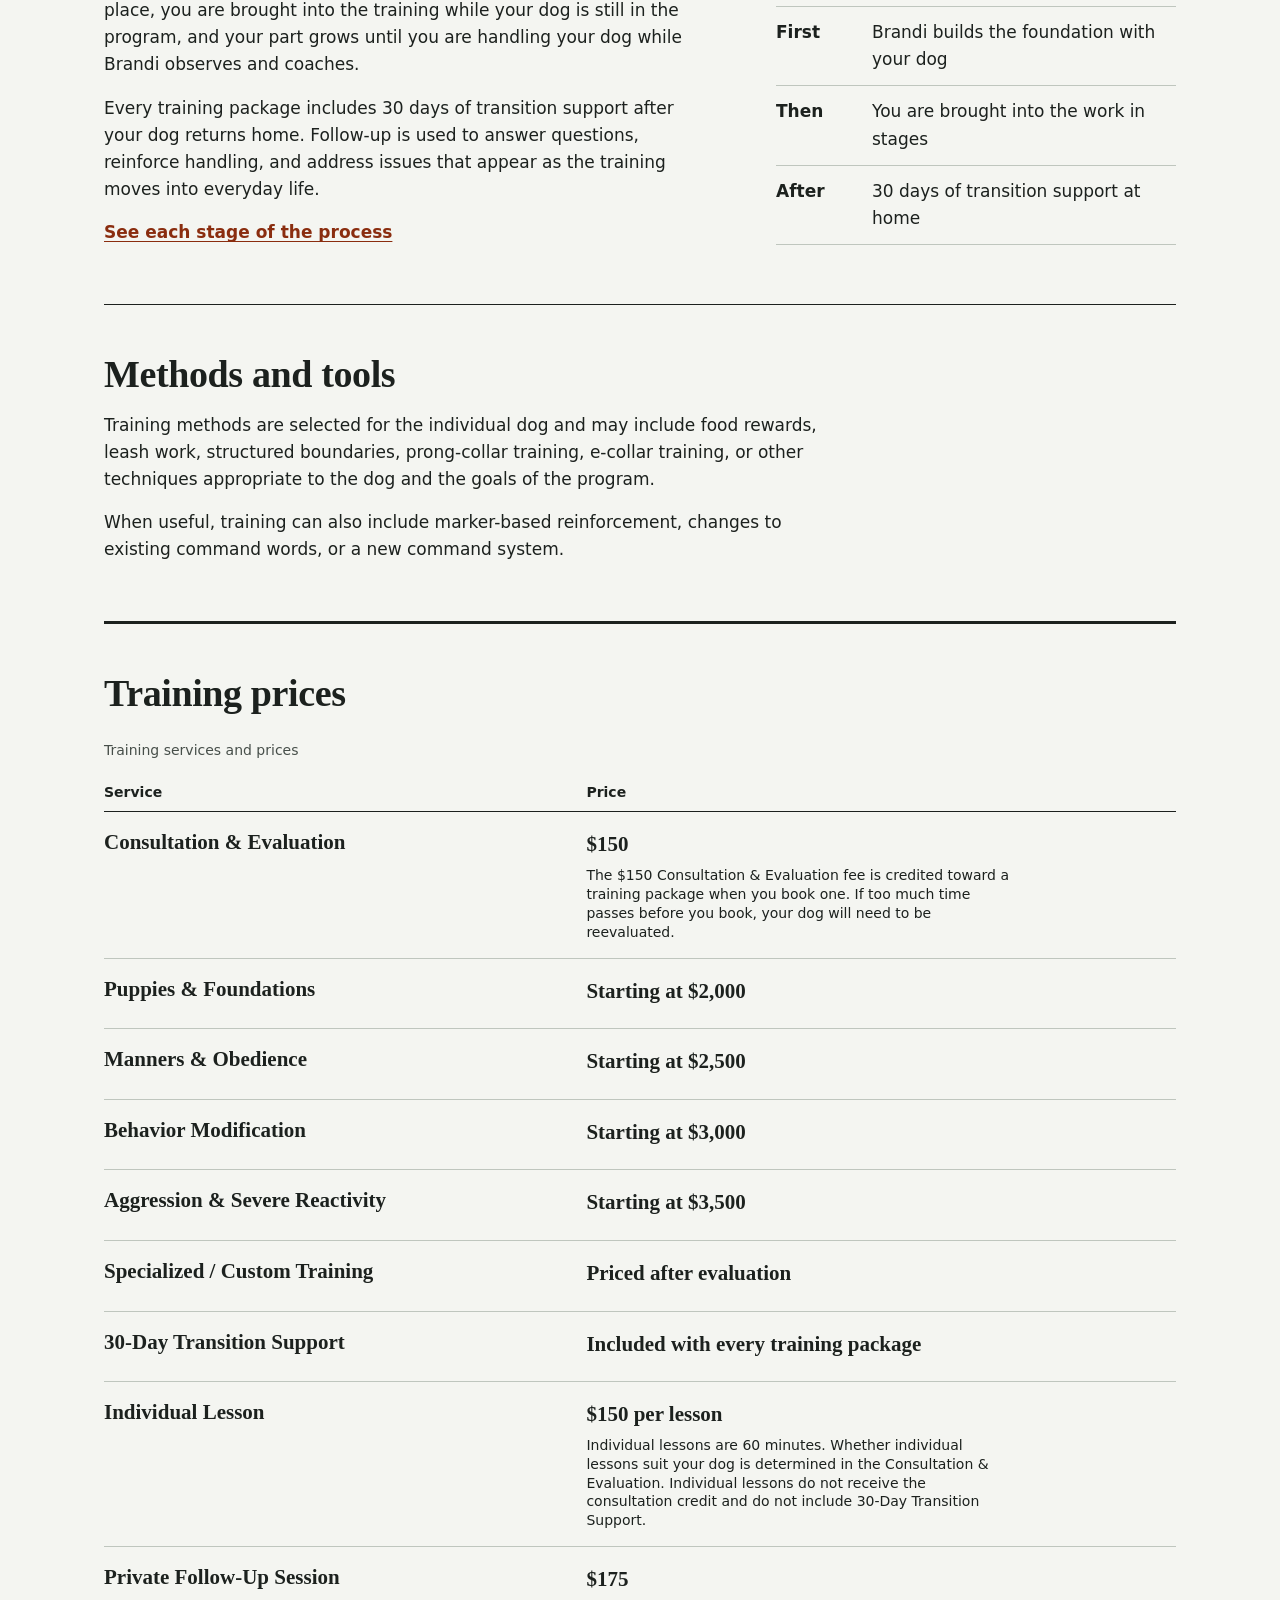
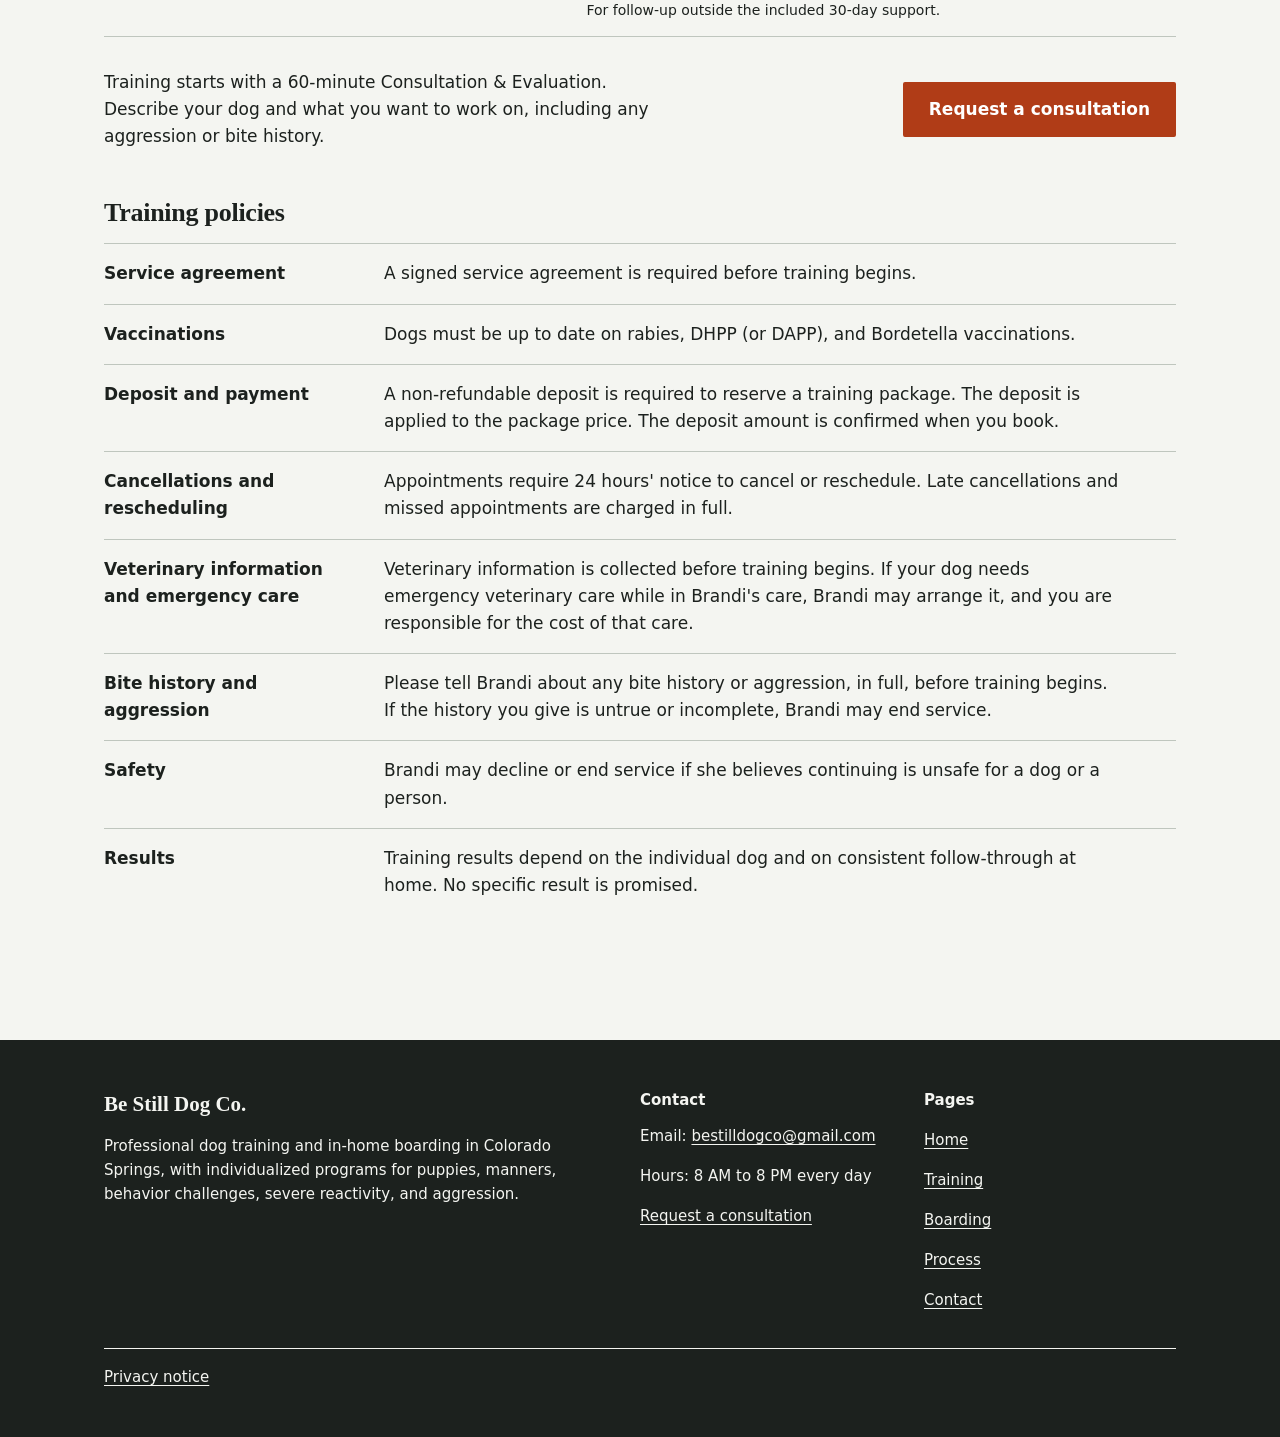
<file: training.html>
<!DOCTYPE html>
<html lang="en">
<head>
  <meta charset="utf-8">
  <meta name="viewport" content="width=device-width, initial-scale=1">
  <title>Dog training | Be Still Dog Co.</title>
  <meta name="description" content="Dog training in Colorado Springs for puppies, manners and obedience, behavior problems, aggression and severe reactivity, and specialized needs. An immersive program of approximately 14 days, adjusted to the dog.">
  <link rel="canonical" href="https://bestilldog.co/training.html">
  <meta property="og:type" content="website">
  <meta property="og:site_name" content="Be Still Dog Co.">
  <meta property="og:title" content="Dog training | Be Still Dog Co.">
  <meta property="og:description" content="Dog training in Colorado Springs for puppies, manners and obedience, behavior problems, aggression and severe reactivity, and specialized needs. An immersive program of approximately 14 days, adjusted to the dog.">
  <meta property="og:url" content="https://bestilldog.co/training.html">
  <meta property="og:locale" content="en_US">
  <link rel="icon" href="assets/favicon.ico" sizes="16x16 32x32 48x48">
  <link rel="icon" href="assets/favicon.svg" type="image/svg+xml">
  <link rel="apple-touch-icon" href="assets/apple-touch-icon.png">
  <link rel="stylesheet" href="assets/css/site.css">
  <script src="assets/js/site.js" defer></script>
</head>
<body id="top">
  <a class="skip-link" href="#main-content">Skip to main content</a>
  <header class="site-header">
    <div class="wrap header-inner">
      <a class="wordmark" href="index.html">
        <span class="wordmark-name">Be Still Dog Co.</span>
        <span class="wordmark-sub">Dog training and in-home boarding, Colorado Springs</span>
      </a>
      <button class="nav-toggle" type="button" aria-expanded="false" aria-controls="site-nav" hidden>Menu</button>
      <nav id="site-nav" class="site-nav" aria-label="Primary">
        <ul>
          <li><a href="index.html">Home</a></li>
          <li><a href="training.html" aria-current="page">Training</a></li>
          <li><a href="boarding.html">Boarding</a></li>
          <li><a href="process.html">Process</a></li>
          <li><a class="nav-contact" href="contact.html">Contact</a></li>
        </ul>
      </nav>
    </div>
  </header>
  <main id="main-content" tabindex="-1">
    <section class="section section--opener" data-layout="intro-text" aria-labelledby="page-title">
      <div class="wrap">
        <div class="measure">
          <h1 id="page-title">Dog training</h1>
          <p class="lead">An immersive training program of approximately 14 days, adjusted to the individual dog. Aggression and severe reactivity are a specialty.</p>
          <div class="actions">
            <a class="button" href="contact.html#inquiry">Request a consultation</a>
            <a class="text-link" href="#training-prices">Training prices</a>
          </div>
        </div>
      </div>
    </section>

    <section class="section" data-layout="issues" aria-labelledby="issues-heading">
      <div class="wrap">
        <h2 id="issues-heading">What training can address</h2>
        <ul class="issue-list">
          <li class="issue--specialty"><strong>Aggression &amp; Severe Reactivity</strong><p><span class="specialty-tag">A specialty.</span> Cases may include human aggression, dog aggression, severe reactivity, bite history, resource guarding, territorial behavior, fear-related aggression, leash aggression, and other serious behavior concerns. Every case starts with a Consultation &amp; Evaluation.</p></li>
          <li><strong>Puppies &amp; Foundations</strong>May include basic obedience, crate and kennel training, potty routines, household manners, leash manners, recall, place, impulse control, handling, appropriate socialization, and owner instruction.</li>
          <li><strong>Manners &amp; Obedience</strong>May include basic and advanced obedience, leash manners, recall, place, household boundaries, impulse control, public manners, customized commands, and owner handling instruction.</li>
          <li><strong>Behavior Modification</strong>May include work on reactivity, fear-related behavior, resource guarding, excessive barking, destructive behavior, anxiety-related behavior, poor impulse control, household behavior problems, and other behavior concerns.</li>
          <li><strong>Specialized / Custom Training</strong>For dogs whose needs sit outside a standard category. Examples include changing command words, rebuilding commands that were used inconsistently, creating a new communication system, specialized behavior work, and combinations of obedience and behavior training.</li>
        </ul>
      </div>
    </section>

    <section class="section section--ruled" data-layout="split" aria-labelledby="custom-heading">
      <div class="wrap">
        <div class="split-grid">
          <h2 id="custom-heading">How the work is fitted to your dog</h2>
          <div class="measure">
            <p>Each program starts with a Consultation &amp; Evaluation, a behavioral evaluation used to understand the dog and build the training plan. It may cover your dog's history, current behavior, temperament, triggers, obedience, handling, the commands it already knows, previous training, reactivity and aggression, and your concerns and goals.</p>
            <p>When appropriate, it can include interaction with other dogs or with people, and a look at whether command words or communication methods should change. It may end with an individualized training recommendation.</p>
          </div>
        </div>
      </div>
    </section>

    <section class="section section--follow" data-layout="program" aria-labelledby="program-heading">
      <div class="wrap">
        <div class="program-grid">
          <div class="measure">
            <h2 id="program-heading">The immersive program</h2>
            <p>Brandi works with your dog first to build the foundation. Once it is in place, you are brought into the training while your dog is still in the program, and your part grows until you are handling your dog while Brandi observes and coaches.</p>
            <p>Every training package includes 30 days of transition support after your dog returns home. Follow-up is used to answer questions, reinforce handling, and address issues that appear as the training moves into everyday life.</p>
            <p><a class="text-link" href="process.html">See each stage of the process</a></p>
          </div>
          <dl class="fact-list">
            <div><dt>Length</dt><dd>Approximately 14 days, adjusted to the individual dog</dd></div>
            <div><dt>First</dt><dd>Brandi builds the foundation with your dog</dd></div>
            <div><dt>Then</dt><dd>You are brought into the work in stages</dd></div>
            <div><dt>After</dt><dd>30 days of transition support at home</dd></div>
          </dl>
        </div>
      </div>
    </section>

    <section class="section section--ruled" data-layout="methods" aria-labelledby="methods-heading">
      <div class="wrap">
        <div class="methods-body">
          <h2 id="methods-heading">Methods and tools</h2>
          <p>Training methods are selected for the individual dog and may include food rewards, leash work, structured boundaries, prong-collar training, e-collar training, or other techniques appropriate to the dog and the goals of the program.</p>
          <p>When useful, training can also include marker-based reinforcement, changes to existing command words, or a new command system.</p>
        </div>
      </div>
    </section>

    <section class="section section--heavy section--major" data-layout="table" id="training-prices" aria-labelledby="prices-heading">
      <div class="wrap">
        <div class="table-head">
          <h2 id="prices-heading">Training prices</h2>
        </div>
        <table class="price-table">
          <caption>Training services and prices</caption>
          <thead>
            <tr><th scope="col">Service</th><th scope="col">Price</th></tr>
          </thead>
          <tbody>
            <tr><th scope="row">Consultation &amp; Evaluation</th><td><span class="price">$150</span> <span class="price-note">The $150 Consultation &amp; Evaluation fee is credited toward a training package when you book one. If too much time passes before you book, your dog will need to be reevaluated.</span></td></tr>
            <tr><th scope="row">Puppies &amp; Foundations</th><td><span class="price">Starting at $2,000</span></td></tr>
            <tr><th scope="row">Manners &amp; Obedience</th><td><span class="price">Starting at $2,500</span></td></tr>
            <tr><th scope="row">Behavior Modification</th><td><span class="price">Starting at $3,000</span></td></tr>
            <tr><th scope="row">Aggression &amp; Severe Reactivity</th><td><span class="price">Starting at $3,500</span></td></tr>
            <tr><th scope="row">Specialized / Custom Training</th><td><span class="price">Priced after evaluation</span></td></tr>
            <tr><th scope="row">30-Day Transition Support</th><td><span class="price">Included with every training package</span></td></tr>
            <tr><th scope="row">Individual Lesson</th><td><span class="price">$150 per lesson</span> <span class="price-note">Individual lessons are 60 minutes. Whether individual lessons suit your dog is determined in the Consultation &amp; Evaluation. Individual lessons do not receive the consultation credit and do not include 30-Day Transition Support.</span></td></tr>
            <tr><th scope="row">Private Follow-Up Session</th><td><span class="price">$175</span> <span class="price-note">For follow-up outside the included 30-day support.</span></td></tr>
          </tbody>
        </table>
        <div class="table-after">
          <p>Training starts with a 60-minute Consultation &amp; Evaluation. Describe your dog and what you want to work on, including any aggression or bite history.</p>
          <a class="button" href="contact.html#inquiry">Request a consultation</a>
        </div>
      </div>
    </section>

    <section class="section section--follow" data-layout="notes" aria-labelledby="training-policy-heading">
      <div class="wrap">
        <h2 id="training-policy-heading">Training policies</h2>
        <dl class="policy-list">
          <div><dt>Service agreement</dt><dd>A signed service agreement is required before training begins.</dd></div>
          <div><dt>Vaccinations</dt><dd>Dogs must be up to date on rabies, DHPP (or DAPP), and Bordetella vaccinations.</dd></div>
          <div><dt>Deposit and payment</dt><dd>A non-refundable deposit is required to reserve a training package. The deposit is applied to the package price. The deposit amount is confirmed when you book.</dd></div>
          <div><dt>Cancellations and rescheduling</dt><dd>Appointments require 24 hours' notice to cancel or reschedule. Late cancellations and missed appointments are charged in full.</dd></div>
          <div><dt>Veterinary information and emergency care</dt><dd>Veterinary information is collected before training begins. If your dog needs emergency veterinary care while in Brandi's care, Brandi may arrange it, and you are responsible for the cost of that care.</dd></div>
          <div><dt>Bite history and aggression</dt><dd>Please tell Brandi about any bite history or aggression, in full, before training begins. If the history you give is untrue or incomplete, Brandi may end service.</dd></div>
          <div><dt>Safety</dt><dd>Brandi may decline or end service if she believes continuing is unsafe for a dog or a person.</dd></div>
          <div><dt>Results</dt><dd>Training results depend on the individual dog and on consistent follow-through at home. No specific result is promised.</dd></div>
        </dl>
      </div>
    </section>
    <div class="to-top" data-to-top>
      <a class="to-top-link" href="#top"><span aria-hidden="true">&uarr;</span> Back to top</a>
    </div>
  </main>
  <footer class="site-footer">
    <div class="wrap">
      <div class="footer-grid">
        <div>
          <p class="footer-name">Be Still Dog Co.</p>
          <p>Professional dog training and in-home boarding in Colorado Springs, with individualized programs for puppies, manners, behavior challenges, severe reactivity, and aggression.</p>
        </div>
        <div>
          <p class="footer-heading">Contact</p>
          <p>Email: <a href="mailto:bestilldogco@gmail.com">bestilldogco@gmail.com</a></p>
          <p>Hours: 8 AM to 8 PM every day</p>
          <p><a href="contact.html#inquiry">Request a consultation</a></p>
        </div>
        <nav aria-label="Footer">
          <p class="footer-heading">Pages</p>
          <ul class="footer-list">
            <li><a href="index.html">Home</a></li>
            <li><a href="training.html">Training</a></li>
            <li><a href="boarding.html">Boarding</a></li>
            <li><a href="process.html">Process</a></li>
            <li><a href="contact.html">Contact</a></li>
          </ul>
        </nav>
      </div>
      <div class="footer-legal">
        <p><a href="contact.html#privacy">Privacy notice</a></p>
      </div>
    </div>
  </footer>
</body>
</html>
</file>
<file: assets/css/site.css>
/*
  Shared stylesheet for the five-page candidate.
  Design system record: docs/DESIGN_DECISIONS.md
  Tokens first, then base elements, section rhythm, section layouts, components, form, shell.

  Border policy (refinement round 1): borders are full-width rules above content, full outlines on
  unfinished or state boxes, or the Process timeline spine. No one-side accent stripes on blocks.
*/

:root {
  /* Type: two families only, both local system stacks (no remote fonts) */
  --font-head: charter, "Bitstream Charter", "Sitka Text", cambria, georgia, serif;
  --font-body: system-ui, -apple-system, "Segoe UI", roboto, "Helvetica Neue", arial, sans-serif;
  --step-small: 0.875rem;
  --step-0: 1.0625rem;
  --step-1: 1.3125rem;
  --step-2: 1.625rem;
  --step-3: clamp(1.875rem, 1.5rem + 1.2vw, 2.375rem);
  --step-4: clamp(2.25rem, 1.7rem + 2.2vw, 3.25rem);
  --leading-tight: 1.12;
  --leading-snug: 1.35;
  --leading-body: 1.6;

  /* Color: cool field-paper base, dark ink, one rust accent, one evergreen field color */
  --color-paper: #f4f5f1;
  --color-ink: #1c211e;
  --color-ink-muted: #474f4a;
  --color-rule: #1c211e;
  --color-rule-soft: #bfc6be;
  --color-accent: #b03c17;
  --color-accent-strong: #8a2d0f;
  --color-on-accent: #fff;
  --color-field: #24352b;
  --color-on-field: #f4f5f1;
  --color-slot: #d6dbd3;
  --color-marker: #ffe14a;
  --color-on-marker: #1c211e;
  --color-error: #a1231b;
  --color-error-surface: #fbeeec;
  --color-success: #1f5d3a;
  --color-success-surface: #e9f2ec;
  --color-focus: #1c211e;
  --color-focus-on-dark: #ffe14a;

  /* Spacing scale */
  --space-1: 0.25rem;
  --space-2: 0.5rem;
  --space-3: 0.75rem;
  --space-4: 1rem;
  --space-5: 1.5rem;
  --space-6: 2rem;
  --space-7: 3rem;
  --space-8: 4.5rem;

  /* Section rhythm: three distances, chosen by the relationship between neighbouring sections */
  --space-section: clamp(3.5rem, 2.5rem + 4vw, 6rem);
  --space-section-lg: clamp(4.5rem, 3rem + 6vw, 8.5rem);
  --space-opener: clamp(2.5rem, 2rem + 2vw, 4rem);

  /* Widths */
  --width-page: 72rem;
  --measure: 68ch;
  --gutter: clamp(1rem, 0.5rem + 2.5vw, 2.5rem);

  /* Shape */
  --radius: 2px;
  --border-thin: 1px solid var(--color-rule);
  --border-soft: 1px solid var(--color-rule-soft);
  --border-heavy: 3px solid var(--color-rule);

  /* Back to top link: fixed height so the space it rests in can be reserved */
  --to-top-height: 44px;

  /* Motion: state feedback only */
  --duration-fast: 120ms;
}

/* ---------- Base ---------- */

*,
*::before,
*::after {
  box-sizing: border-box;
}

html {
  text-size-adjust: 100%;

  /* Keyboard focus scrolled into view from below clears the floating Back to top link. */
  scroll-padding-bottom: calc(var(--to-top-height) + 2 * var(--space-4));
}

@media (prefers-reduced-motion: no-preference) {
  html {
    scroll-behavior: smooth;
  }
}

body {
  margin: 0;
  background: var(--color-paper);
  color: var(--color-ink);
  font-family: var(--font-body);
  font-size: var(--step-0);
  line-height: var(--leading-body);
  overflow-wrap: break-word;
}

h1,
h2,
h3 {
  margin: 0 0 var(--space-4);
  font-family: var(--font-head);
  font-weight: 700;
  line-height: var(--leading-tight);
  letter-spacing: -0.01em;
  text-wrap: balance;
}

h1 {
  font-size: var(--step-4);
  max-width: 18ch;
  margin-bottom: var(--space-5);
}

h2 {
  font-size: var(--step-3);
  max-width: 24ch;
}

h3 {
  font-size: var(--step-1);
  line-height: var(--leading-snug);
}

p,
ul,
ol,
dl {
  margin: 0 0 var(--space-4);
}

p:last-child,
ul:last-child,
ol:last-child,
dl:last-child {
  margin-bottom: 0;
}

a {
  color: var(--color-accent-strong);
  text-decoration-thickness: 1px;
  text-underline-offset: 0.18em;
}

/* Low specificity on purpose: any component that sets its own link color keeps it on hover. */
:where(a):hover {
  color: var(--color-ink);
  text-decoration-thickness: 2px;
}

:focus-visible {
  outline: 3px solid var(--color-focus);
  outline-offset: 3px;
}

img {
  max-width: 100%;
  height: auto;
  display: block;
}

table {
  border-collapse: collapse;
  width: 100%;
}

.privacy-notice {
  max-width: 36rem;
  margin-top: var(--space-7);
  padding-top: var(--space-4);
  border-top: var(--border-thin);
}

.privacy-notice h3 {
  font-size: var(--step-1);
}

.consent-line {
  font-size: var(--step-small);
}

/* ---------- Price notes: a short condition set under a price, in body text ---------- */

.price-note {
  display: block;
  max-width: 48ch;
  font-size: var(--step-small);
  line-height: var(--leading-snug);
}

.next-step .price-note {
  margin-top: var(--space-2);
}

/* ---------- Photographs: fixed ratio so the frame is reserved before the image loads ---------- */

/* Real photographs: shown as supplied, with no overlay, filter, or hover effect.
   The intrinsic width/height on the <img> reserves the space; aspect-ratio keeps the crop fixed. */
.photo {
  margin: 0;
}

.photo img {
  width: 100%;
  height: auto;
  aspect-ratio: 4 / 3;
  object-fit: cover;
  background: var(--color-slot);
}

.photo--portrait img {
  aspect-ratio: 4 / 5;
}

@media (width >= 48rem) {
  .intro-grid .photo--portrait {
    justify-self: end;
    width: 100%;
    max-width: 27rem;
  }
}

/* ---------- Buttons and links ---------- */

.button {
  display: inline-flex;
  align-items: center;
  justify-content: center;
  min-height: 48px;
  padding: var(--space-3) var(--space-5);
  border: 2px solid var(--color-accent);
  border-radius: var(--radius);
  background: var(--color-accent);
  color: var(--color-on-accent);
  font: inherit;
  font-weight: 700;
  text-decoration: none;
  cursor: pointer;
  transition: background-color var(--duration-fast) linear, border-color var(--duration-fast) linear;
}

.button:hover {
  background: var(--color-accent-strong);
  border-color: var(--color-accent-strong);
  color: var(--color-on-accent);
}

.button:disabled {
  background: var(--color-slot);
  border-color: var(--color-ink-muted);
  color: var(--color-ink);
  cursor: not-allowed;
}

.text-link {
  font-weight: 700;
}

.actions {
  display: flex;
  flex-wrap: wrap;
  align-items: center;
  gap: var(--space-4) var(--space-6);
  margin-top: var(--space-6);
}

@media (prefers-reduced-motion: reduce) {
  *,
  *::before,
  *::after {
    transition-duration: 0.01ms !important;
    animation-duration: 0.01ms !important;
    scroll-behavior: auto !important;
  }
}

/* ---------- Section rhythm ----------
   There is no automatic rule between sections. Each section states its relationship to the one before:
   .section--opener   first section, sits close under the header
   .section--major    backbone content (specialty, handoff, timeline, prices): the most space
   .section--ruled    a new topic: a content-width thin rule, aligned with the text
   .section--heavy    a new topic that carries prices or the page's commitments: a heavy rule
   .section--follow   continues the previous topic: no rule, half the usual space, smaller heading
   .section--field    the one evergreen field on the site (Home specialty)
   .section (plain)   a new topic whose own content brings rules (Home services ledger): spacing only, no section rule
*/

/* Only the incoming section sets the gap above it (top padding), so distances never stack. */
.section {
  padding-top: var(--space-section);
}

main > .section:last-of-type {
  padding-bottom: var(--space-section-lg);
}

.section--opener {
  padding-top: var(--space-opener);
}

/* A colored field has no top padding of its own to lean on, so the opener keeps a bottom margin of paper. */
.section--opener:has(+ .section--field) {
  padding-bottom: var(--space-section);
}

.section--major {
  padding-top: var(--space-section-lg);
}

.section--ruled,
.section--heavy {
  padding-top: var(--space-opener);
}

.section--ruled > .wrap::before,
.section--heavy > .wrap::before {
  content: "";
  display: block;
  margin-bottom: var(--space-7);
  border-top: var(--border-thin);
}

.section--heavy > .wrap::before {
  border-top: var(--border-heavy);
}

.section--follow {
  padding-top: var(--space-7);
}

.section--follow h2 {
  font-size: var(--step-2);
}

.lead {
  font-size: var(--step-1);
  line-height: var(--leading-snug);
  max-width: 46ch;
}

.measure {
  max-width: var(--measure);
}

.muted {
  color: var(--color-ink-muted);
}

.section-intro {
  max-width: var(--measure);
  margin-bottom: var(--space-6);
}

/* intro: page opener, text and photo balanced on their centres */
.intro-grid {
  display: grid;
  gap: var(--space-6);
}

@media (width >= 48rem) {
  .intro-grid {
    grid-template-columns: minmax(0, 7fr) minmax(0, 5fr);
    gap: var(--space-7);
    align-items: center;
  }
}

/* intro-index (Process) and intro-contact (Contact): text opener beside a working list */
.opener-grid {
  display: grid;
  gap: var(--space-6);
}

@media (width >= 48rem) {
  .opener-grid {
    grid-template-columns: minmax(0, 7fr) minmax(0, 5fr);
    gap: var(--space-7);
    align-items: start;
  }
}

.opener-aside h2 {
  font-size: var(--step-1);
  margin-bottom: var(--space-3);
}

.stage-index {
  list-style: none;
  padding: 0;
  margin: 0;
  counter-reset: stage-index;
  border-top: var(--border-heavy);
}

.stage-index li {
  counter-increment: stage-index;
  border-bottom: var(--border-soft);
}

.stage-index a {
  display: flex;
  align-items: baseline;
  gap: var(--space-4);
  min-height: 44px;
  padding-block: var(--space-3);
  color: var(--color-ink);
  text-decoration: none;
  font-family: var(--font-head);
  font-weight: 700;
  font-size: var(--step-1);
}

.stage-index a::before {
  content: counter(stage-index);
  min-width: 1.5rem;
  color: var(--color-accent-strong);
}

/* specialty: the evergreen field on Home. Heading left, statement right */
.specialty-grid {
  display: grid;
  gap: var(--space-5);
}

@media (width >= 48rem) {
  .specialty-grid {
    grid-template-columns: minmax(0, 5fr) minmax(0, 7fr);
    gap: var(--space-7);
    align-items: start;
  }
}

.specialty-grid h2 {
  margin: 0;
}

.specialty-grid .specialty-statement {
  font-size: var(--step-1);
  line-height: var(--leading-snug);
}

.specialty-grid p {
  max-width: 52ch;
}

/* handoff: the Home outline of the five stages, with who is working at each stage */
.handoff-list {
  list-style: none;
  padding: 0;
  margin: 0 0 var(--space-6);
  counter-reset: step;
  border-top: var(--border-heavy);
}

.handoff-list li {
  counter-increment: step;
  display: grid;
  grid-template-columns: 2.5rem minmax(0, 1fr);
  gap: var(--space-1) var(--space-4);
  padding-block: var(--space-5);
  border-bottom: var(--border-soft);
}

.handoff-list li::before {
  content: counter(step);
  grid-row: span 3;
  font-family: var(--font-head);
  font-size: var(--step-2);
  font-weight: 700;
  line-height: 1;
  color: var(--color-accent-strong);
}

@media (width >= 48rem) {
  .handoff-list li {
    grid-template-columns: 3rem 10rem minmax(0, 1fr);
    gap: var(--space-2) var(--space-5);
    align-items: baseline;
  }

  .handoff-list li::before {
    grid-row: span 2;
  }

  .handoff-list .step-name {
    grid-row: span 2;
  }
}

@media (width >= 64rem) {
  .handoff-list li {
    grid-template-columns: 3rem 11rem minmax(0, 1fr) 15rem;
  }

  .handoff-list li::before,
  .handoff-list .step-name {
    grid-row: auto;
  }
}

.step-name {
  font-family: var(--font-head);
  font-weight: 700;
  font-size: var(--step-1);
  line-height: var(--leading-snug);
}

.step-who {
  font-size: var(--step-small);
  font-weight: 700;
  color: var(--color-ink-muted);
}

.step-who span {
  color: var(--color-accent-strong);
}

/* services: two ledger entries under their own rules. Not boxes */
.ledger {
  display: grid;
  gap: var(--space-7);
}

@media (width >= 48rem) {
  .ledger {
    grid-template-columns: 1fr 1fr;
    gap: var(--space-8);
  }
}

.ledger-entry {
  padding-top: var(--space-5);
  border-top: var(--border-thin);
}

.ledger-entry h3 {
  font-size: var(--step-2);
}

.ledger-entry p {
  max-width: 44ch;
}

.service-area {
  margin-top: var(--space-6);
  max-width: var(--measure);
  color: var(--color-ink-muted);
}

/* issues (Training): the specialty entry spans the list, the others run in two columns */
.issue-list {
  list-style: none;
  padding: 0;
  display: grid;
  column-gap: var(--space-7);
}

@media (width >= 48rem) {
  .issue-list {
    grid-template-columns: 1fr 1fr;
  }
}

.issue-list li {
  padding-block: var(--space-4);
  border-top: var(--border-soft);
}

.issue-list strong {
  display: block;
  font-family: var(--font-head);
  font-size: var(--step-1);
  line-height: var(--leading-snug);
}

.issue-list .issue--specialty {
  grid-column: 1 / -1;
  padding-block: var(--space-5) var(--space-6);
  border-top: var(--border-heavy);
}

.issue--specialty strong {
  font-size: var(--step-3);
  line-height: var(--leading-tight);
  margin-bottom: var(--space-2);
}

.issue--specialty p {
  max-width: 60ch;
  font-size: var(--step-1);
  line-height: var(--leading-snug);
}

.specialty-tag {
  font-weight: 700;
  color: var(--color-accent-strong);
}

/* split: heading column left, content right */
.split-grid {
  display: grid;
  gap: var(--space-5);
}

@media (width >= 48rem) {
  .split-grid {
    grid-template-columns: minmax(0, 1fr) minmax(0, 2fr);
    gap: var(--space-7);
  }
}

/* program: prose plus a fact list with a heavy rule */
.program-grid {
  display: grid;
  gap: var(--space-6);
}

@media (width >= 48rem) {
  .program-grid {
    grid-template-columns: minmax(0, 3fr) minmax(0, 2fr);
    gap: var(--space-8);
  }
}

.fact-list {
  border-top: var(--border-heavy);
}

.fact-list div {
  display: grid;
  grid-template-columns: 5rem minmax(0, 1fr);
  gap: var(--space-4);
  padding-block: var(--space-3);
  border-bottom: var(--border-soft);
}

.fact-list dt {
  font-weight: 700;
}

.fact-list dd {
  margin: 0;
}

/* methods: narrow text column */
.methods-body {
  max-width: var(--measure);
}

/* price tables */
.price-table caption {
  text-align: left;
  font-size: var(--step-small);
  color: var(--color-ink-muted);
  padding-bottom: var(--space-3);
}

.price-table th,
.price-table td {
  text-align: left;
  vertical-align: top;
  padding: var(--space-4) var(--space-3) var(--space-4) 0;
  border-bottom: var(--border-soft);
}

.price-table thead th {
  font-size: var(--step-small);
  border-bottom: var(--border-thin);
  padding-block: var(--space-2);
}

.price-table tbody th {
  font-family: var(--font-head);
  font-size: var(--step-1);
  line-height: var(--leading-snug);
  width: 45%;
}

.price {
  font-family: var(--font-head);
  font-weight: 700;
  font-size: var(--step-1);
  margin-right: var(--space-2);
}

.price-table .price {
  display: inline-block;
  margin-bottom: var(--space-1);
}

.table-head {
  display: flex;
  flex-wrap: wrap;
  align-items: baseline;
  gap: var(--space-3) var(--space-5);
  margin-bottom: var(--space-5);
}

.table-head h2 {
  margin: 0;
}

.table-after {
  display: grid;
  gap: var(--space-5);
  margin-top: var(--space-6);
}

@media (width >= 48rem) {
  .table-after {
    grid-template-columns: minmax(0, 1fr) auto;
    align-items: center;
  }
}

.table-after p {
  margin: 0;
  max-width: 52ch;
}

/* rates (Boarding): one row per boarding type */
.rate-list {
  border-top: var(--border-heavy);
}

.rate {
  display: grid;
  gap: var(--space-2) var(--space-6);
  padding-block: var(--space-5);
  border-bottom: var(--border-soft);
}

@media (width >= 48rem) {
  .rate {
    grid-template-columns: minmax(0, 4fr) minmax(0, 5fr) minmax(0, 5fr);
    align-items: baseline;
  }
}

.rate h3 {
  font-size: var(--step-2);
  margin: 0;
}

.rate p {
  margin: 0;
}

.rate-extras .price {
  font-size: inherit;
  margin-right: 0;
}

.rate-note {
  margin-top: var(--space-6);
  max-width: var(--measure);
}

/* notes: policy placeholders as a ruled definition list */
.policy-list div {
  display: grid;
  gap: var(--space-1) var(--space-5);
  padding-block: var(--space-4);
  border-top: var(--border-soft);
}

@media (width >= 48rem) {
  .policy-list div {
    grid-template-columns: 16rem minmax(0, 1fr);
  }
}

.policy-list dt {
  font-weight: 700;
}

.policy-list dd {
  margin: 0;
  max-width: var(--measure);
}

/* extras continue the rate list: same columns, rule below each row, so the
   last rate row's rule is the only separator between rates and extras */
.policy-list.rate-extras > div {
  gap: var(--space-2) var(--space-6);
  padding-block: var(--space-5);
  border-top: 0;
  border-bottom: var(--border-soft);
}

@media (width >= 48rem) {
  .policy-list.rate-extras > div {
    grid-template-columns: minmax(0, 4fr) minmax(0, 5fr) minmax(0, 5fr);
    align-items: baseline;
  }

  .rate-extras dd {
    grid-column: 2 / -1;
  }
}

/* sequence: the Process page. A timeline spine with numbered stages hung from it */
.sequence {
  list-style: none;
  padding: 0;
  margin: 0;
  counter-reset: stage;
}

.stage {
  counter-increment: stage;
  position: relative;
  display: grid;
  gap: var(--space-5);
  padding: 0 0 var(--space-8) var(--space-8);
  border-left: var(--border-heavy);
  margin-left: var(--space-4);
}

.stage:last-child {
  padding-bottom: 0;
}

.stage::before {
  content: counter(stage);
  position: absolute;
  top: -0.2rem;
  left: -1.4rem;
  width: 2.5rem;
  height: 2.5rem;
  display: grid;
  place-items: center;
  background: var(--color-paper);
  border: var(--border-heavy);
  font-family: var(--font-head);
  font-weight: 700;
  font-size: var(--step-1);
}

@media (width < 30rem) {
  .stage {
    padding-left: var(--space-6);
  }
}

.stage h3 {
  font-size: var(--step-3);
  line-height: var(--leading-tight);
  margin-bottom: var(--space-2);
}

.stage p {
  max-width: 60ch;
}

.stage-hands {
  margin-bottom: var(--space-4);
  font-weight: 700;
  color: var(--color-ink-muted);
}

.stage-hands span {
  color: var(--color-accent-strong);
}

.stage .actions {
  margin-top: var(--space-5);
}

/* Contact opener: what to share sits under the invitation */
.opener-subhead {
  margin-top: var(--space-7);
  font-size: var(--step-2);
}

.check-list {
  padding-left: 1.25rem;
}

.check-list li + li {
  margin-top: var(--space-2);
}

/* ---------- Inquiry form ---------- */

.form-grid {
  display: grid;
  gap: var(--space-6);
}

@media (width >= 56rem) {
  .form-grid {
    grid-template-columns: minmax(0, 1fr) minmax(0, 2fr);
    gap: var(--space-7);
  }
}

/* The left column carries the form heading and, under a thin rule, what happens after sending. */
.form-aside .next-step {
  margin-top: var(--space-6);
  padding-top: var(--space-4);
  border-top: var(--border-thin);
  max-width: 36rem;
}

.next-step-heading {
  font-size: var(--step-1);
  margin-bottom: var(--space-3);
}

.form-aside .next-step p + p {
  margin-top: var(--space-2);
}

.inquiry-form {
  max-width: 36rem;
}

.field {
  margin-bottom: var(--space-5);
}

.field label,
.field legend {
  display: block;
  font-weight: 700;
  margin-bottom: var(--space-1);
}

.field fieldset {
  border: 0;
  margin: 0;
  padding: 0;
  min-width: 0;
}

.hint {
  display: block;
  font-size: var(--step-small);
  color: var(--color-ink-muted);
  margin-bottom: var(--space-2);
}

.optional {
  font-weight: 400;
  color: var(--color-ink-muted);
}

input[type="text"],
input[type="email"],
input[type="tel"],
select,
textarea {
  display: block;
  width: 100%;
  min-height: 48px;
  padding: var(--space-2) var(--space-3);
  border: 2px solid var(--color-ink-muted);
  border-radius: var(--radius);
  background: #fff;
  color: var(--color-ink);
  font: inherit;
}

textarea {
  min-height: 10rem;
  resize: vertical;
}

input:focus-visible,
select:focus-visible,
textarea:focus-visible {
  border-color: var(--color-ink);
}

[aria-invalid="true"] {
  border-color: var(--color-error);
  border-width: 3px;
}

.choice {
  display: flex;
  align-items: center;
  gap: var(--space-3);
  min-height: 44px;
}

.choice input {
  width: 1.5rem;
  height: 1.5rem;
  margin: 0;
  accent-color: var(--color-accent);
}

.choice label {
  font-weight: 400;
  margin: 0;
}

.field-error {
  display: block;
  margin: var(--space-2) 0 0;
  color: var(--color-error);
  font-weight: 700;
}

.field-error[hidden] {
  display: none;
}

/* Form states: a full outline plus a tinted surface and a text heading. Never color alone, never a side stripe. */
.form-errors {
  margin-bottom: var(--space-5);
  padding: var(--space-4) var(--space-5);
  border: 3px solid var(--color-error);
  border-radius: var(--radius);
  background: var(--color-error-surface);
}

.form-errors h3 {
  font-family: var(--font-body);
  font-size: var(--step-0);
  margin-bottom: var(--space-2);
}

.form-errors a {
  color: var(--color-error);
  font-weight: 700;
}

.form-status:not(:empty) {
  margin-top: var(--space-5);
  padding: var(--space-4) var(--space-5);
  border: 3px solid var(--color-success);
  border-radius: var(--radius);
  background: var(--color-success-surface);
  font-weight: 700;
}

.submit-row {
  margin-top: var(--space-5);
}

.submit-note {
  margin-top: var(--space-3);
  font-size: var(--step-small);
}

.js-only {
  display: none;
}

.has-js .js-only {
  display: block;
}

.has-js .no-js-only {
  display: none;
}

/* ---------- 404 ---------- */

.plain-links {
  padding-left: 1.25rem;
}

.plain-links li + li {
  margin-top: var(--space-2);
}

/* ---------- Shell (placed last so link specificity ascends) ---------- */

.site-footer {
  margin-top: 0;
  padding-block: var(--space-7);
  background: var(--color-ink);
  color: var(--color-on-field);
  font-size: 0.9375rem;
}

.site-footer :focus-visible {
  outline-color: var(--color-focus-on-dark);
}

.site-footer a {
  color: var(--color-on-field);
}

.footer-grid {
  display: grid;
  gap: var(--space-6);
}

@media (width >= 48rem) {
  .footer-grid {
    grid-template-columns: 2fr 1fr 1fr;
  }
}

.footer-name {
  font-family: var(--font-head);
  font-size: var(--step-1);
  font-weight: 700;
  margin-bottom: var(--space-3);
}

.footer-heading {
  font-family: var(--font-body);
  font-size: 0.9375rem;
  font-weight: 700;
  margin-bottom: var(--space-3);
}

.footer-list {
  list-style: none;
  padding: 0;
}

.footer-list li + li {
  margin-top: var(--space-2);
}

.footer-list a {
  display: inline-block;
  padding-block: var(--space-1);
}

.footer-legal {
  display: flex;
  flex-wrap: wrap;
  align-items: baseline;
  gap: var(--space-3) var(--space-6);
  margin-top: var(--space-6);
  padding-top: var(--space-4);
  border-top: 1px solid var(--color-on-field);
}

.footer-legal > * {
  margin: 0;
}

.wrap {
  width: 100%;
  max-width: var(--width-page);
  margin-inline: auto;
  padding-inline: var(--gutter);
}

.skip-link {
  position: absolute;
  top: var(--space-2);
  left: var(--space-2);
  z-index: 10;
  padding: var(--space-3) var(--space-4);
  background: var(--color-ink);
  color: var(--color-paper);
  font-weight: 700;
  clip-path: inset(50%);
  width: 1px;
  height: 1px;
  overflow: hidden;
  white-space: nowrap;
}

.skip-link:hover,
.skip-link:focus,
.skip-link:focus-visible {
  color: var(--color-paper);
}

.skip-link:focus,
.skip-link:focus-visible {
  clip-path: none;
  width: auto;
  height: auto;
  overflow: visible;
  outline-color: var(--color-focus-on-dark);
}

.site-header {
  border-bottom: var(--border-heavy);
}

.header-inner {
  display: flex;
  flex-wrap: wrap;
  align-items: center;
  justify-content: space-between;
  gap: var(--space-4) var(--space-6);
  padding-block: var(--space-4);
}

.wordmark {
  display: flex;
  flex-direction: column;
  gap: var(--space-1);
  color: var(--color-ink);
  text-decoration: none;
  font-family: var(--font-head);
  font-weight: 700;
  font-size: var(--step-1);
  line-height: 1.3;
  max-width: 28rem;
}

.wordmark:hover {
  color: var(--color-ink);
}

.wordmark-sub {
  font-family: var(--font-body);
  font-weight: 400;
  font-size: var(--step-small);
  color: var(--color-ink-muted);
}

.site-nav ul {
  display: flex;
  flex-wrap: wrap;
  gap: var(--space-1) var(--space-2);
  margin: 0;
  padding: 0;
  list-style: none;
}

.site-nav a {
  display: inline-flex;
  align-items: center;
  min-height: 44px;
  padding: var(--space-2) var(--space-3);
  color: var(--color-ink);
  text-decoration: none;
  font-weight: 600;
  border-bottom: 3px solid transparent;
}

.site-nav a:hover {
  color: var(--color-ink);
  border-bottom-color: var(--color-rule-soft);
}

.site-nav a[aria-current="page"] {
  border-bottom-color: var(--color-accent);
}

.site-nav .nav-contact {
  background: var(--color-accent);
  color: var(--color-on-accent);
  border-radius: var(--radius);
  margin-inline-start: var(--space-2);
}

.site-nav .nav-contact:hover {
  background: var(--color-accent-strong);
  color: var(--color-on-accent);
  border-bottom-color: transparent;
}

.site-nav .nav-contact[aria-current="page"] {
  background: var(--color-ink);
  color: var(--color-on-accent);
  border-bottom-color: transparent;
}

.nav-toggle {
  min-height: 44px;
  min-width: 44px;
  padding: var(--space-2) var(--space-4);
  border: var(--border-thin);
  border-radius: var(--radius);
  background: var(--color-paper);
  color: var(--color-ink);
  font: inherit;
  font-weight: 700;
  cursor: pointer;
}

.nav-toggle[aria-expanded="true"] {
  background: var(--color-ink);
  color: var(--color-paper);
}

/* Without JavaScript the nav is always visible and wraps. With JavaScript it collapses on narrow screens. */
@media (width < 56rem) {
  .has-js .site-nav {
    display: none;
    flex-basis: 100%;
  }

  .has-js .site-header.nav-open .site-nav {
    display: block;
  }

  .has-js .site-nav ul {
    flex-direction: column;
    gap: 0;
    border-top: var(--border-soft);
  }

  .has-js .site-nav li {
    border-bottom: var(--border-soft);
  }

  .has-js .site-nav a {
    width: 100%;
  }

  .has-js .site-nav .nav-contact {
    margin: var(--space-3) 0;
    justify-content: center;
  }
}

@media (width >= 56rem) {
  .nav-toggle {
    display: none;
  }
}

/* ---------- Context overrides (placed last so selector specificity ascends) ---------- */

/* The one evergreen field on the site. Stepped padding keeps text well inset from the colored edge. */
.section--field {
  padding: var(--space-8) var(--space-4);
  background: var(--color-field);
  color: var(--color-on-field);
}

@media (width >= 48rem) {
  .section--field {
    padding-block: 7rem;
  }
}

.section--field :focus-visible {
  outline-color: var(--color-focus-on-dark);
}

.section--field :where(a) {
  color: var(--color-on-field);
}

.section--field :where(a):hover {
  color: var(--color-marker);
}

.opener-aside .policy-list div {
  grid-template-columns: minmax(7rem, 2fr) minmax(0, 3fr);
  padding-block: var(--space-3);
}

.stage-index a:hover {
  color: var(--color-accent-strong);
  text-decoration: underline;
}

.site-footer a:hover {
  color: var(--color-marker);
}

/* ---------- Back to top ----------
   A real link to #top (the body), placed as the last child of main on every page (inside the
   main landmark, so axe "region" is satisfied; main is also the sticky containing block).
   Without JS it sits in normal flow at the page end, inside the empty bottom padding of the last
   section (the negative top margin pulls it up into that padding), so it covers nothing.
   With JS it becomes sticky: it floats bottom-right once the page has scrolled about one viewport and
   comes to rest in the same reserved spot above the footer, so it can never sit on the footer.
   Hidden uses visibility, which removes it from the tab order and accessibility tree without
   changing layout (no layout shift). */
.to-top {
  width: max-content;
  max-width: calc(100% - 2 * var(--space-4));
  margin: calc(-1 * (var(--to-top-height) + var(--space-5))) calc(var(--space-4) + env(safe-area-inset-right, 0px)) var(--space-5) auto;
}

.to-top-link {
  display: inline-flex;
  align-items: center;
  gap: var(--space-2);
  min-height: var(--to-top-height);
  padding: var(--space-2) var(--space-4);
  border: 2px solid var(--color-ink);
  border-radius: var(--radius);
  background: var(--color-paper);
  color: var(--color-ink);
  font-size: var(--step-small);
  font-weight: 700;
  text-decoration: none;
  transition: background-color var(--duration-fast) linear, color var(--duration-fast) linear;
}

.to-top-link:hover {
  background: var(--color-ink);
  color: var(--color-paper);
}

.has-js .to-top {
  position: sticky;
  bottom: calc(var(--space-4) + env(safe-area-inset-bottom, 0px));
  z-index: 5;
}

/* Shown and hidden instantly: no fade, so the control is never measured or read at partial contrast. */
.has-js .to-top:not(.is-shown) {
  visibility: hidden;
}

/* Inquiry email fallback: shown only when the message is too long for a mailto link. */
.mail-fallback {
  margin-top: var(--space-5);
  max-width: 36rem;
}

.mail-fallback label {
  display: block;
  margin-top: var(--space-3);
  font-weight: 700;
}

.mail-fallback textarea {
  width: 100%;
  margin-top: var(--space-2);
  font: inherit;
  color: var(--color-ink);
  background: var(--color-paper);
  border: var(--border-thin);
  padding: var(--space-3);
}
</file>
